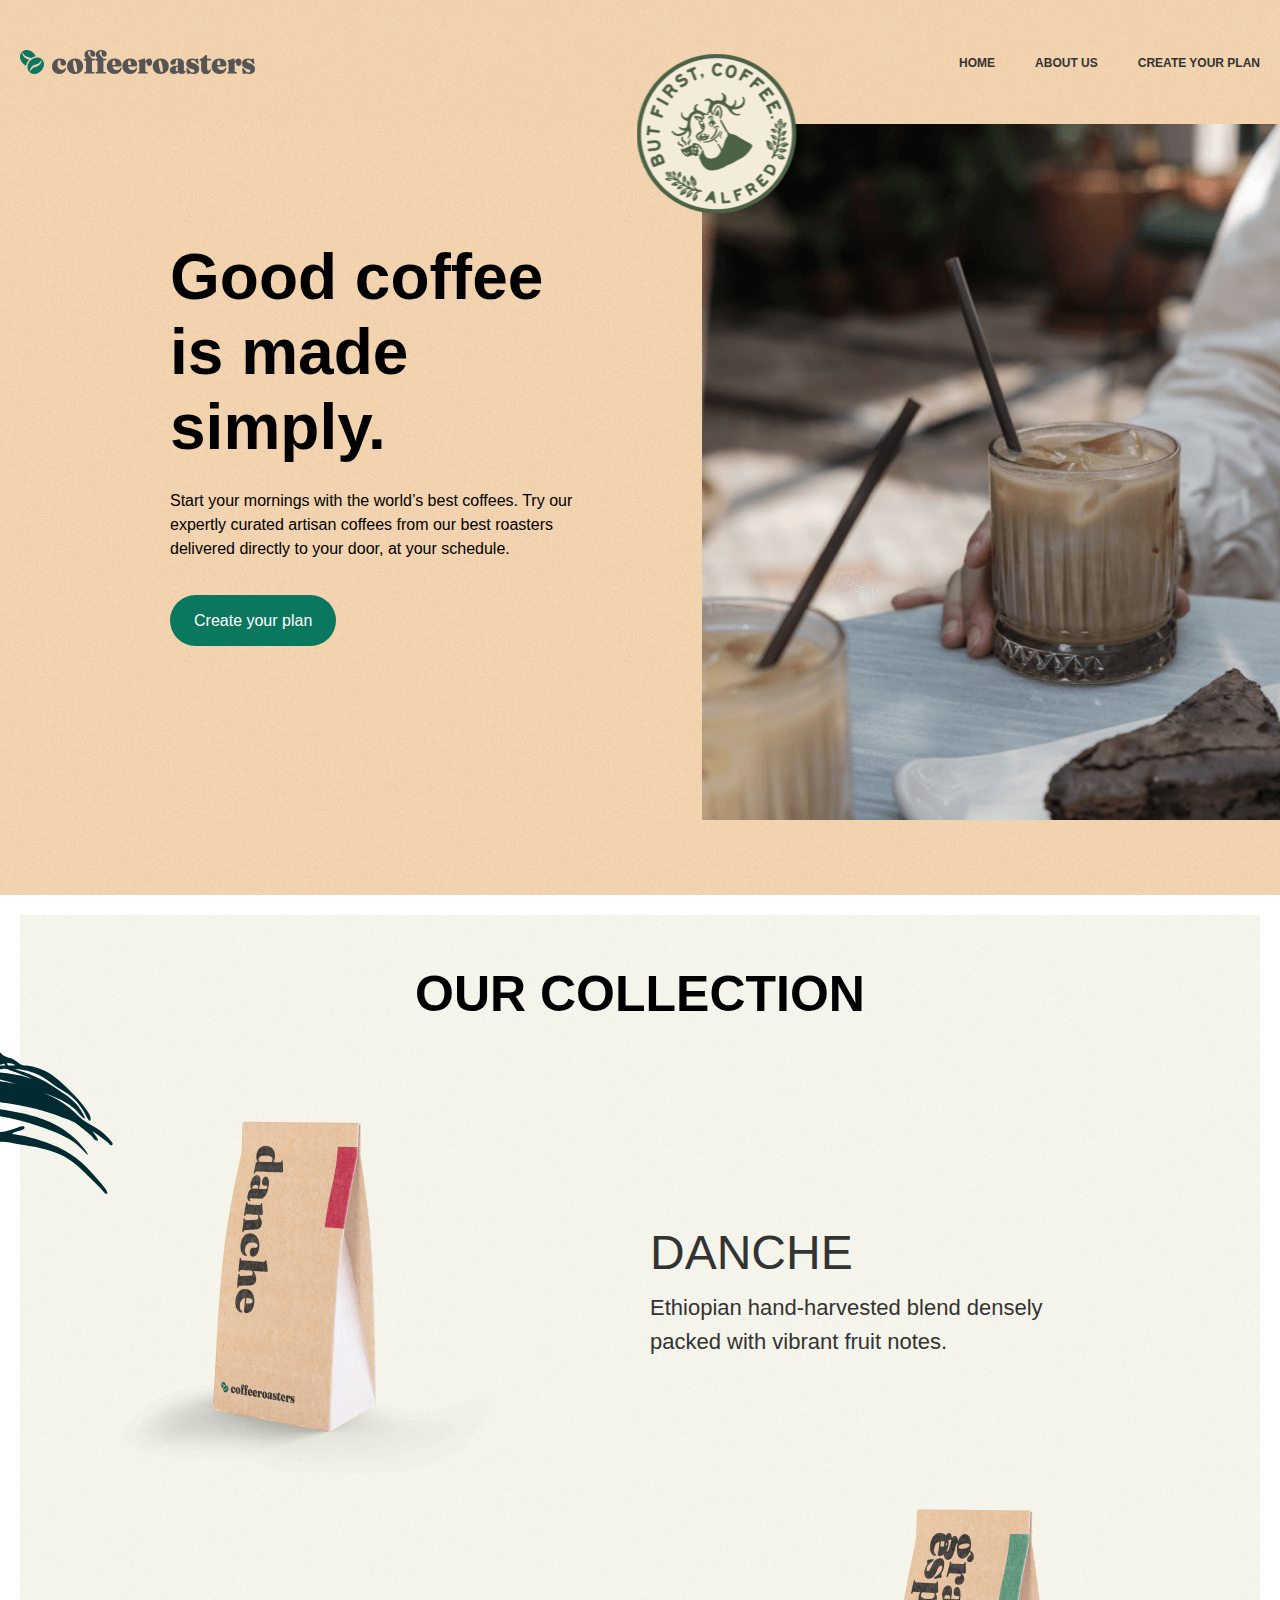
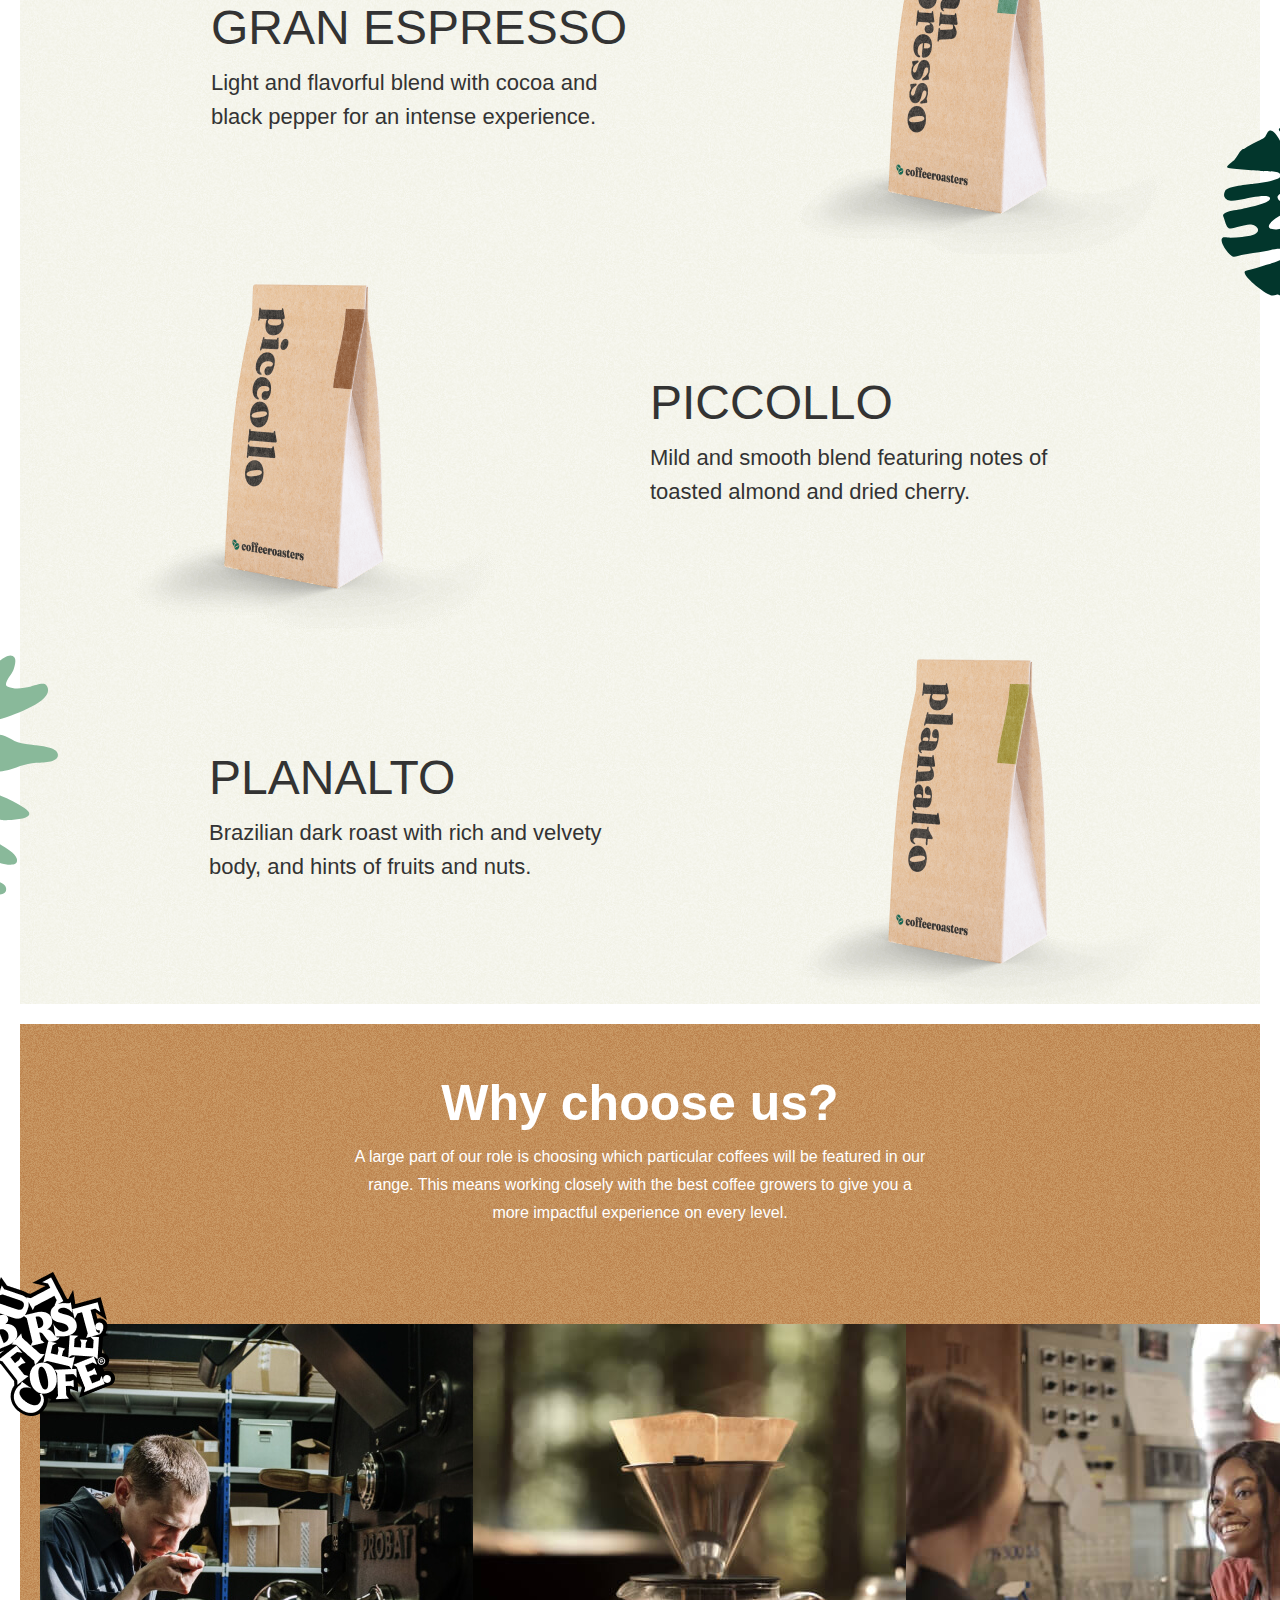
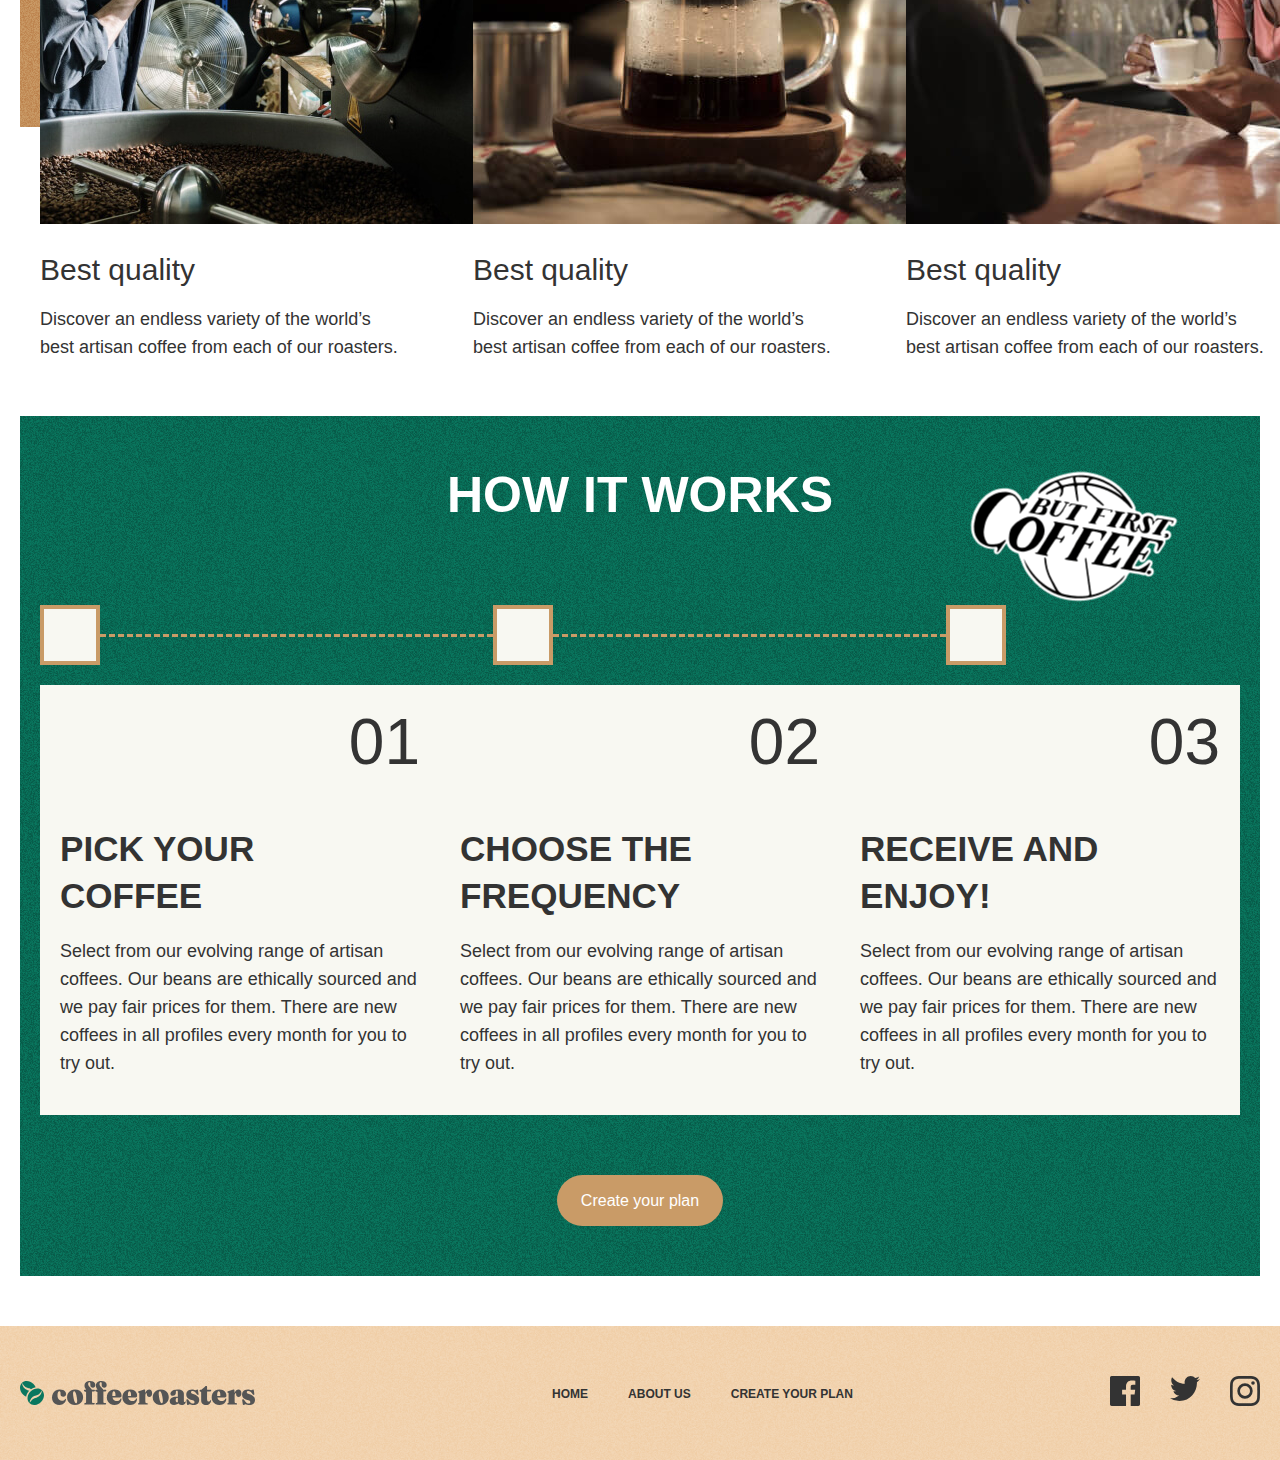
<file: index.html>
<!DOCTYPE html>
<html lang="en">
<head>
  <meta charset="UTF-8">
  <meta http-equiv="X-UA-Compatible" content="IE=edge">
  <meta name="viewport" content="width=device-width, initial-scale=1.0">
  <title>Coffeeroasters</title>
  <link rel="stylesheet" href="./css/main.min.css">
  <!-- <link rel="stylesheet" href="./css/main.css"> -->
</head>
<body>
  <header class="site-header">
    <div class="container">
      <div class="header-inner">
      <a class="logo" href="./index.html">
        <img src="./images/logo.svg" alt="">
      </a>
      <nav>
        <ul class="nav-list">
          <li class="nav-item">
            <a  class="nav-link" href="./index.html">HOME</a>
          </li>
          <li class="nav-item">
            <a class="nav-link" href="./aboutus.html" >ABOUT US</a>
          </li>
          <li class="nav-item">
            <a class="nav-link" href="#" >CREATE YOUR PLAN</a>
          </li>
        </ul>
      </nav>
    </div>
    </div>
  </header>
  <main>
    <section class="hero">
      <div class="container">
       <div class="barner-group">
        <div class="banner">
          <h1 class="title">Good coffee<br/>
            is made simply.</h1>
          <p class="text">Start your mornings with the world’s best coffees. Try our expertly curated artisan coffees from our best roasters delivered directly to your door, at your schedule.</p>
          <button class="btn grey" type="button">Create your plan</button>
        </div>
        <div class="img">
      </div>
       </div>
      </div>
    </section>
    <section class="intro">
      <div class="images">
        <div class="container">
           <h2 class="collection-title">our collection</h2>
           <ul class="card-list">
            <li class="card-item">
              <div class="coffe-img"></div>
              <div class="texts">
                <h3 class="coffe-title">Danche</h3>              
                <p class="coffe-text">Ethiopian hand-harvested blend densely packed with vibrant fruit notes.</p>              
              </div>
            </li>  
            <li class="card-item">
              <div class="coffe-img"></div>
              <div class="texts">
                <h3 class="coffe-title">Gran Espresso</h3>              
                <p class="coffe-text">Light and flavorful blend with cocoa and black pepper for an intense experience.</p>              
              </div>
            </li>   
            <li class="card-item">
              <div class="coffe-img"></div>
              <div class="texts">
                <h3 class="coffe-title">Piccollo</h3>              
                <p class="coffe-text">Mild and smooth blend featuring notes of toasted almond and dried cherry.</p>              
              </div>
            </li>  
             <li class="card-item">
              <div class="coffe-img"></div>
              <div class="texts">
                <h3 class="coffe-title">Planalto</h3>              
                <p class="coffe-text">Brazilian dark roast with rich and velvety body, and hints of fruits and nuts.</p>              
              </div>
            </li> 
           </ul>
        </div>
      </div>
    </section>
    <section class="why-choose">
      <div class="why-choose-inner">
        <div class="container">
          <div class="choose-card">
          <div class="content">
            <h2 class="content-title">Why choose us?</h2>
            <p class="content-text">A large part of our role is choosing which particular coffees will be featured 
              in our range. This means working closely with the best coffee growers to give 
              you a more impactful experience on every level.</p>
            
          </div>
            <ul class="choose-list">
              <li class="choose-item">
                <img src="./images/choose-img-1.jpg" srcset="./images/choose-img-1.jpg 1x, ./images/choose-img-1@2x.jpg 2x" alt="choose1">
                <div class="choose-content">
                  <h3 class="choose-content-title">Best quality</h3>
                  <p class="choose-content-text">Discover an endless variety of the world’s best artisan coffee from each of our roasters.</p>
                </div>
              </li>
              <li class="choose-item">
                <img src="./images/choose-img-2.jpg" srcset="./images/choose-img-2.jpg 1x, ./images/choose-img-2@2x.jpg 2x" alt="choose1">
                <div class="choose-content">
                  <h3 class="choose-content-title">Best quality</h3>
                  <p class="choose-content-text">Discover an endless variety of the world’s best artisan coffee from each of our roasters.</p>
                </div>
              </li>  
              <li class="choose-item">
                <img src="./images/choose-img-3.jpg" srcset="./images/choose-img-3.jpg 1x, ./images/choose-img-3@2x.jpg 2x" alt="choose1">
                <div class="choose-content">
                  <h3 class="choose-content-title">Best quality</h3>
                  <p class="choose-content-text">Discover an endless variety of the world’s best artisan coffee from each of our roasters.</p>
                </div>
              </li>
            </ul>
          </div>
        </div>
      </div>
    </section>
    <section class="how-it-works">
      <div class="how-it-works-inner">
        <div class="container">
          <div class="how-it-works-inner-card">
             <h2 class="how-it-works-title">How it works</h2>

             <div class="card-decaration">
              <div class="card-decaration-box">
                <span class="cubic"></span>
                <span class="border"></span>
              </div>
              <div class="card-decaration-box">
                <span class="cubic"></span>
                <span class="border"></span>
              </div>
              <div class="card-decaration-box cubic-right">
                <span class="cubic"></span>
              </div>
             </div>

             <ol class="works-list">
              <li class="works-item">
                <p class="works-number">01</p>
                <div class="works-title">
                  <h3 >Pick your coffee</h3>  
                </div>
                <p class="works-text">Select from our evolving range of artisan coffees. Our beans are ethically sourced and we pay fair prices for them. There are new coffees in all profiles every month for you to try out.</p>
              </li>
              <li class="works-item">
                <p class="works-number">02</p>
                <div class="works-title">
                  <h3 >Choose the frequency</h3>  
                </div>
                <p class="works-text">Select from our evolving range of artisan coffees. Our beans are ethically sourced and we pay fair prices for them. There are new coffees in all profiles every month for you to try out.</p>
              </li>
              <li class="works-item">
                <p class="works-number">03</p>
                <div class="works-title">
                  <h3 >Receive and enjoy!</h3>  
                </div>
                <p class="works-text">Select from our evolving range of artisan coffees. Our beans are ethically sourced and we pay fair prices for them. There are new coffees in all profiles every month for you to try out.</p>
              </li>
             </ol>  
             <div class="btn-group">
              <button type="button" class="btn btn-yellow">Create your plan</button>
             </div>
          </div>
        </div>
      </div>
    </section>
  </main>
  <footer class="site-header">
    <div class="container">
      <div class="header-inner">
      <a class="logo" href="./index.html">
        <img src="./images/logo.svg" alt="">
      </a>
      <nav>
        <ul class="nav-list">
          <li class="nav-item">
            <a  class="nav-link" href="./index.html">HOME</a>
          </li>
          <li class="nav-item">
            <a class="nav-link" href="./aboutus.html" >ABOUT US</a>
          </li>
          <li class="nav-item">
            <a class="nav-link" href="#" >CREATE YOUR PLAN</a>
          </li>
        </ul>
      </nav>
      <ul class="icon-grop">
        <li>
          <a href="#" target="blank" class="fasebook"><img src="./images/Path (1).svg" alt="fasebook"></a>
        </li>
        <li>
          <a href="#" target="blank" class="tviter"><img src="./images/Path.svg" alt="tviter"></a>
        </li>
        <li>
          <a href="#" target="blank" class="instagram"><img src="./images/Shape.svg" alt="instagram"></a>
        </li>
      </ul>
    </div>
    </div>
  </footer>
  <div class="modal">
    <div class="card-modal">
      <div class="card-header">
        <h2 class="modal-title">order Summary</h2>
      </div>
      <div class="card-section">
        <strong class="modal-strong">“I drink my coffee as  <strong>Filter</strong>, with a <strong>Decaf</strong> type of bean. <strong>250g</strong> ground ala <strong>Cafetiére</strong>, sent to me <strong>Every Week.</strong>  ”</strong>
        <p class="modal-text">Is this correct? You can proceed to checkout or go back to plan selection if something is off. Subscription discount codes can also be redeemed at the checkout. </p>
      </div>
      <div class="card-footer">
        <strong class="sum-text">$14.00/ mo</strong>  <button type="button" class="btn grey close-btn">Checkout</button>
      </div>
    </div>
  </div>
  <script src="./main.js"></script>
</body>
</html>
</file>
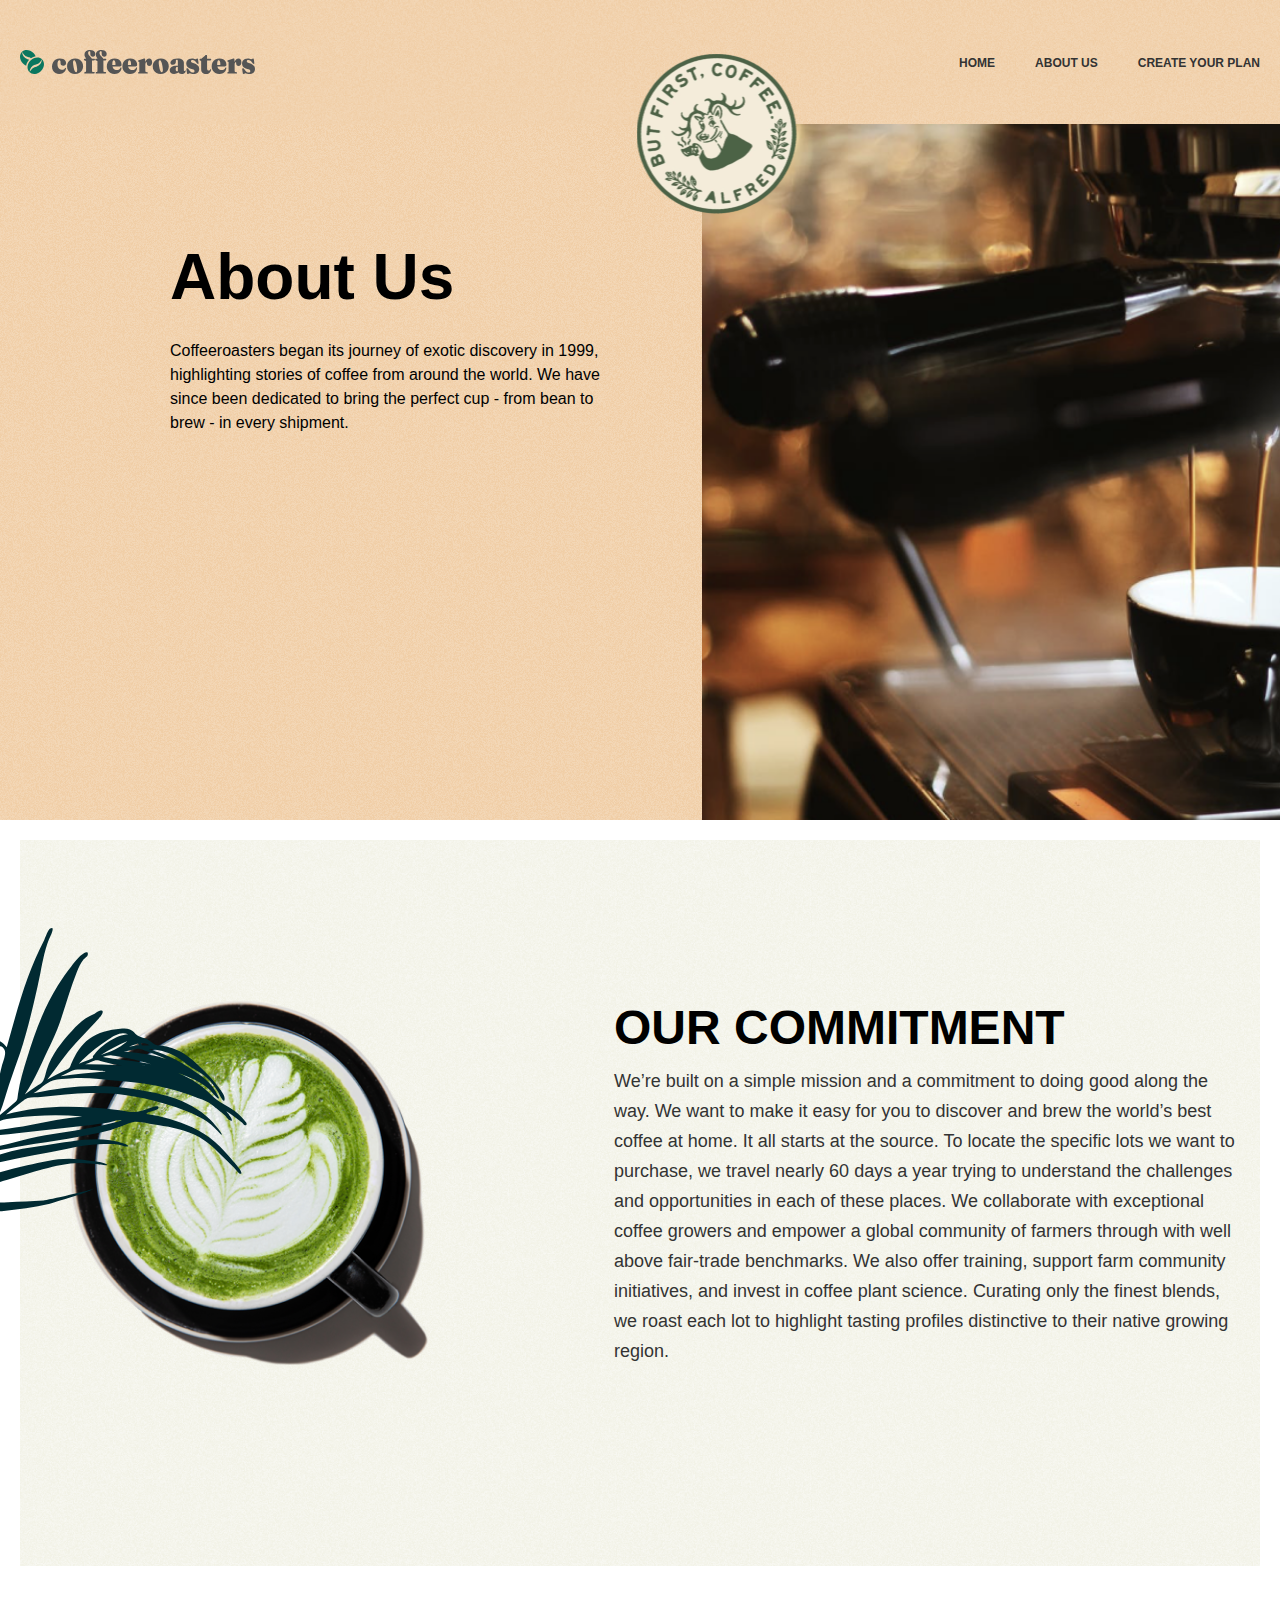
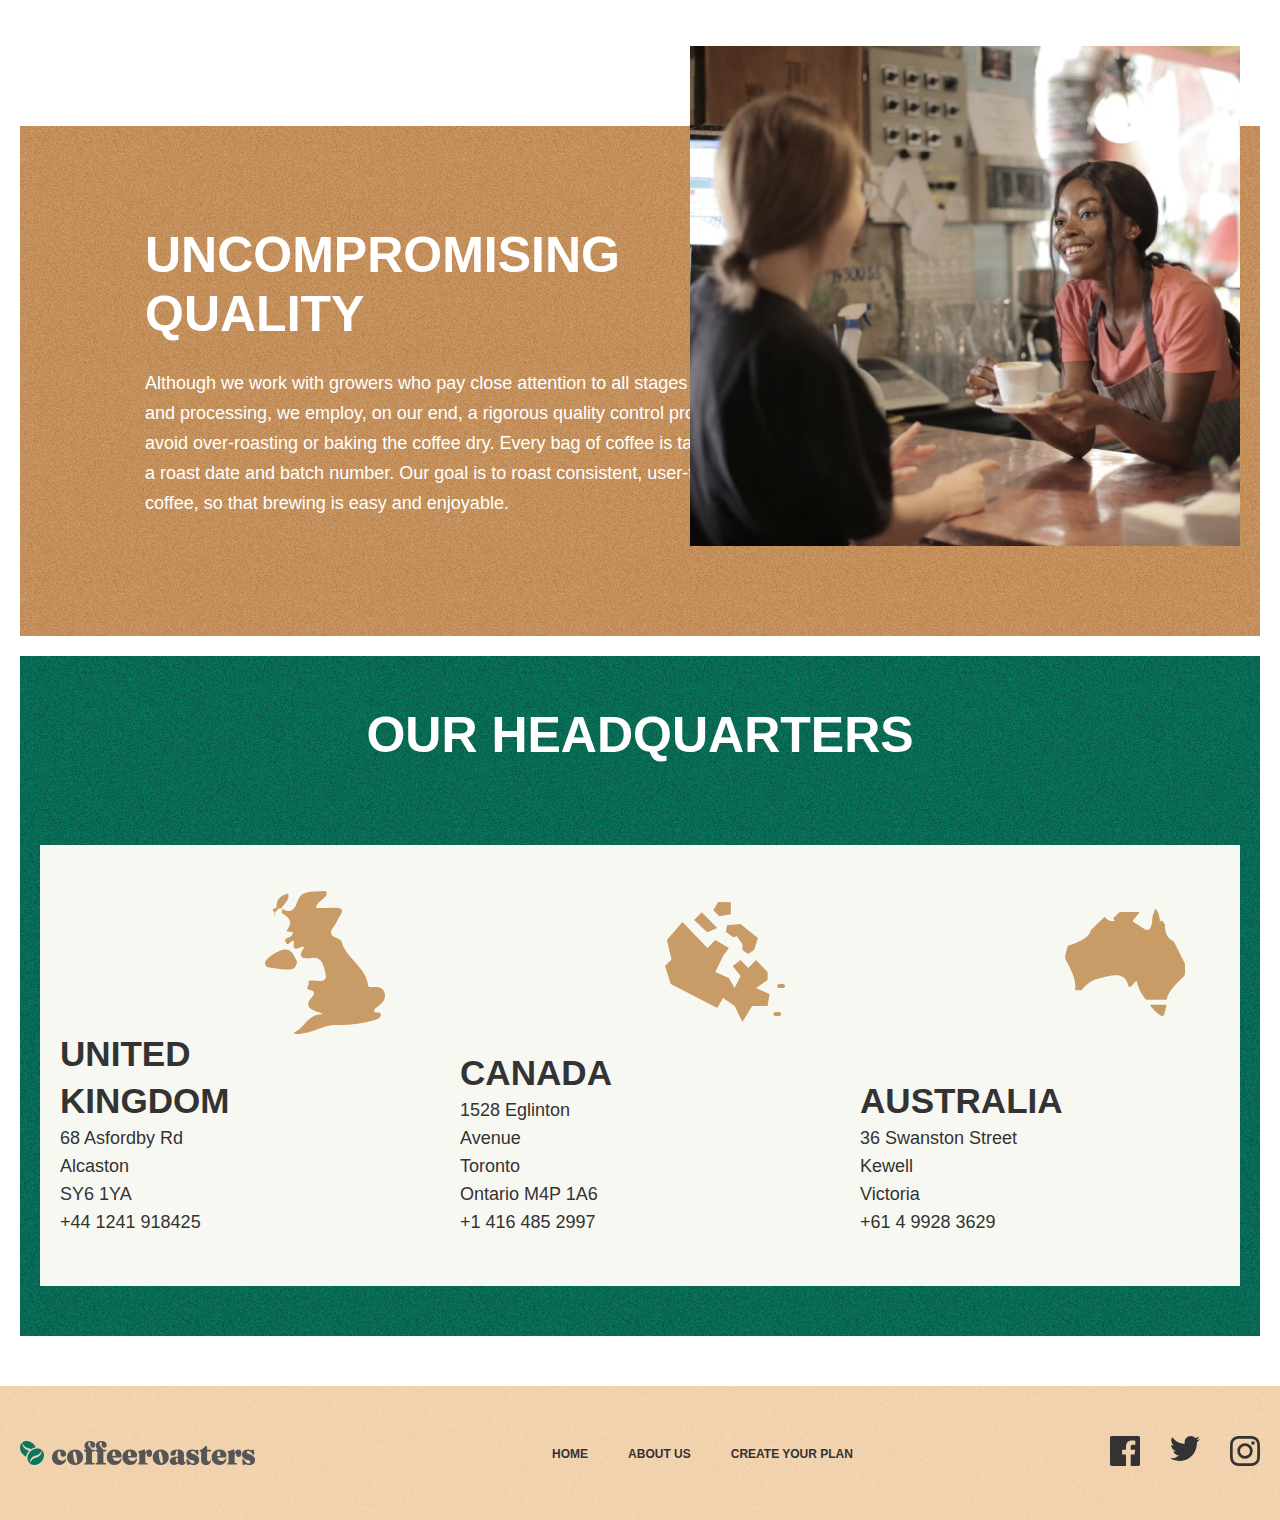
<file: aboutus.html>
<!DOCTYPE html>
<html lang="en">
<head>
  <meta charset="UTF-8">
  <meta http-equiv="X-UA-Compatible" content="IE=edge">
  <meta name="viewport" content="width=device-width, initial-scale=1.0">
  <title>Coffeeroasters</title>
  <link rel="stylesheet" href="./css/main.min.css">
  <!-- <link rel="stylesheet" href="./css/main.css"> -->
</head>
<body>
  <header class="site-header">
    <div class="container">
      <div class="header-inner">
      <a class="logo" href="./index.html">
        <img src="./images/logo.svg" alt="">
      </a>
      <nav>
        <ul class="nav-list">
          <li class="nav-item">
            <a  class="nav-link" href="./index.html">HOME</a>
          </li>
          <li class="nav-item">
            <a class="nav-link" href="./aboutus.html" >ABOUT US</a>
          </li>
          <li class="nav-item">
            <a class="nav-link" href="#" >CREATE YOUR PLAN</a>
          </li>
        </ul>
      </nav>
    </div>
    </div>
  </header>
  <main>
    <section class="hero">
      <div class="container">
       <div class="barner-group">
        <div class="banner">
          <h1 class="title">About Us</h1>
          <p class="text">Coffeeroasters began its journey of exotic discovery in 1999, highlighting stories of coffee from around the world. We have since been dedicated to bring the perfect cup - from bean to brew - in every shipment.</p>
         
        </div>
        <div class="img about-img">
      </div>
       </div>
      </div>
    </section>
    <section class="intro">
      <div class="images chit">
        <div class="container">
        
            <div class="card-cit">
              <div class="coffe-chit-img"></div>
              <div class="texts about-texts">
                <h3 class="coffe-title about-title">Our commitment</h3>              
                <p class="coffe-text about-text">We’re built on a simple mission and a commitment to doing good along the way. We want to make it easy for you to discover and brew the world’s best coffee at home. It all starts at the source. To locate the specific lots we want to purchase, we travel nearly 60 days a year trying to understand the challenges and opportunities in each of these places. We collaborate with exceptional coffee growers and empower a global community of farmers through with well above fair-trade benchmarks. We also offer training, support farm community initiatives, and invest in coffee plant science. Curating only the finest blends, we roast each lot to highlight tasting profiles distinctive to their native growing region.</p>              
              </div>
            </div>  
        </div>
      </div>
    </section>
    <section class="why-choose">
      <div class="why-choose-inner">
        <div class="container">
          <div class="cuality-card">
          <div class="cuality-content">
            <h2 class="cuality-title">Uncompromising quality</h2>
            <p class="cuality-text">Although we work with growers who pay close attention to all stages of harvest and processing, we employ, on our end, a rigorous quality control program to avoid over-roasting or baking the coffee dry. Every bag of coffee is tagged with a roast date and batch number. Our goal is to roast consistent, user-friendly coffee, so that brewing is easy and enjoyable.</p>
          </div>
          <img class="cuality-img" src="./images/about-img/guests.png" height="500" width="550" srcset="./images/about-img/guests.png 1x, ./images/about-img/guests@2.png 2x" alt="guests ">
          </div>
        </div>
      </div>
    </section>
    <section class="how-it-works">
      <div class="headquarters-inner">
        <div class="container">
          <div class="headquarters-inner-card">
             <h2 class="how-it-works-title">Our headquarters</h2>

        

             <ul class="works-list">
              <li class="works-item">
                
                <div class="works-title">
                  <h3 >United Kingdom</h3>  
                  <p class="works-text">68  Asfordby Rd<br/>
                    Alcaston<br/>
                    SY6 1YA<br/>
                    +44 1241 918425</p>
                </div>
              </li>
              <li class="works-item">
 
                <div class="works-title">
                  <h3 >Canada</h3>  
                  <p class="works-text">1528  Eglinton Avenue<br/>
                    Toronto<br/>
                    Ontario M4P 1A6<br/>
                    +1 416 485 2997</p>
                </div>
              </li>
              <li class="works-item">
    
                <div class="works-title">
                  <h3 >Australia</h3>  
                  <p class="works-text">36 Swanston Street<br/>
                    Kewell<br/>
                    Victoria<br/>
                    +61 4 9928 3629</p>
                </div>
              </li>
             </ul>  

          </div>
        </div>
      </div>
    </section>
  </main>
  <footer class="site-header">
    <div class="container">
      <div class="header-inner">
      <a class="logo" href="./index.html">
        <img src="./images/logo.svg" alt="">
      </a>
      <nav>
        <ul class="nav-list">
          <li class="nav-item">
            <a  class="nav-link" href="./index.html">HOME</a>
          </li>
          <li class="nav-item">
            <a class="nav-link" href="./aboutus.html" >ABOUT US</a>
          </li>
          <li class="nav-item">
            <a class="nav-link" href="#" >CREATE YOUR PLAN</a>
          </li>
        </ul>
      </nav>
      <ul class="icon-grop">
        <li>
          <a href="#" target="blank" class="fasebook"><img src="./images/Path (1).svg" alt="fasebook"></a>
        </li>
        <li>
          <a href="#" target="blank" class="tviter"><img src="./images/Path.svg" alt="tviter"></a>
        </li>
        <li>
          <a href="#" target="blank" class="instagram"><img src="./images/Shape.svg" alt="instagram"></a>
        </li>
      </ul>
    </div>
    </div>
  </footer>
</body>
</html>
</file>
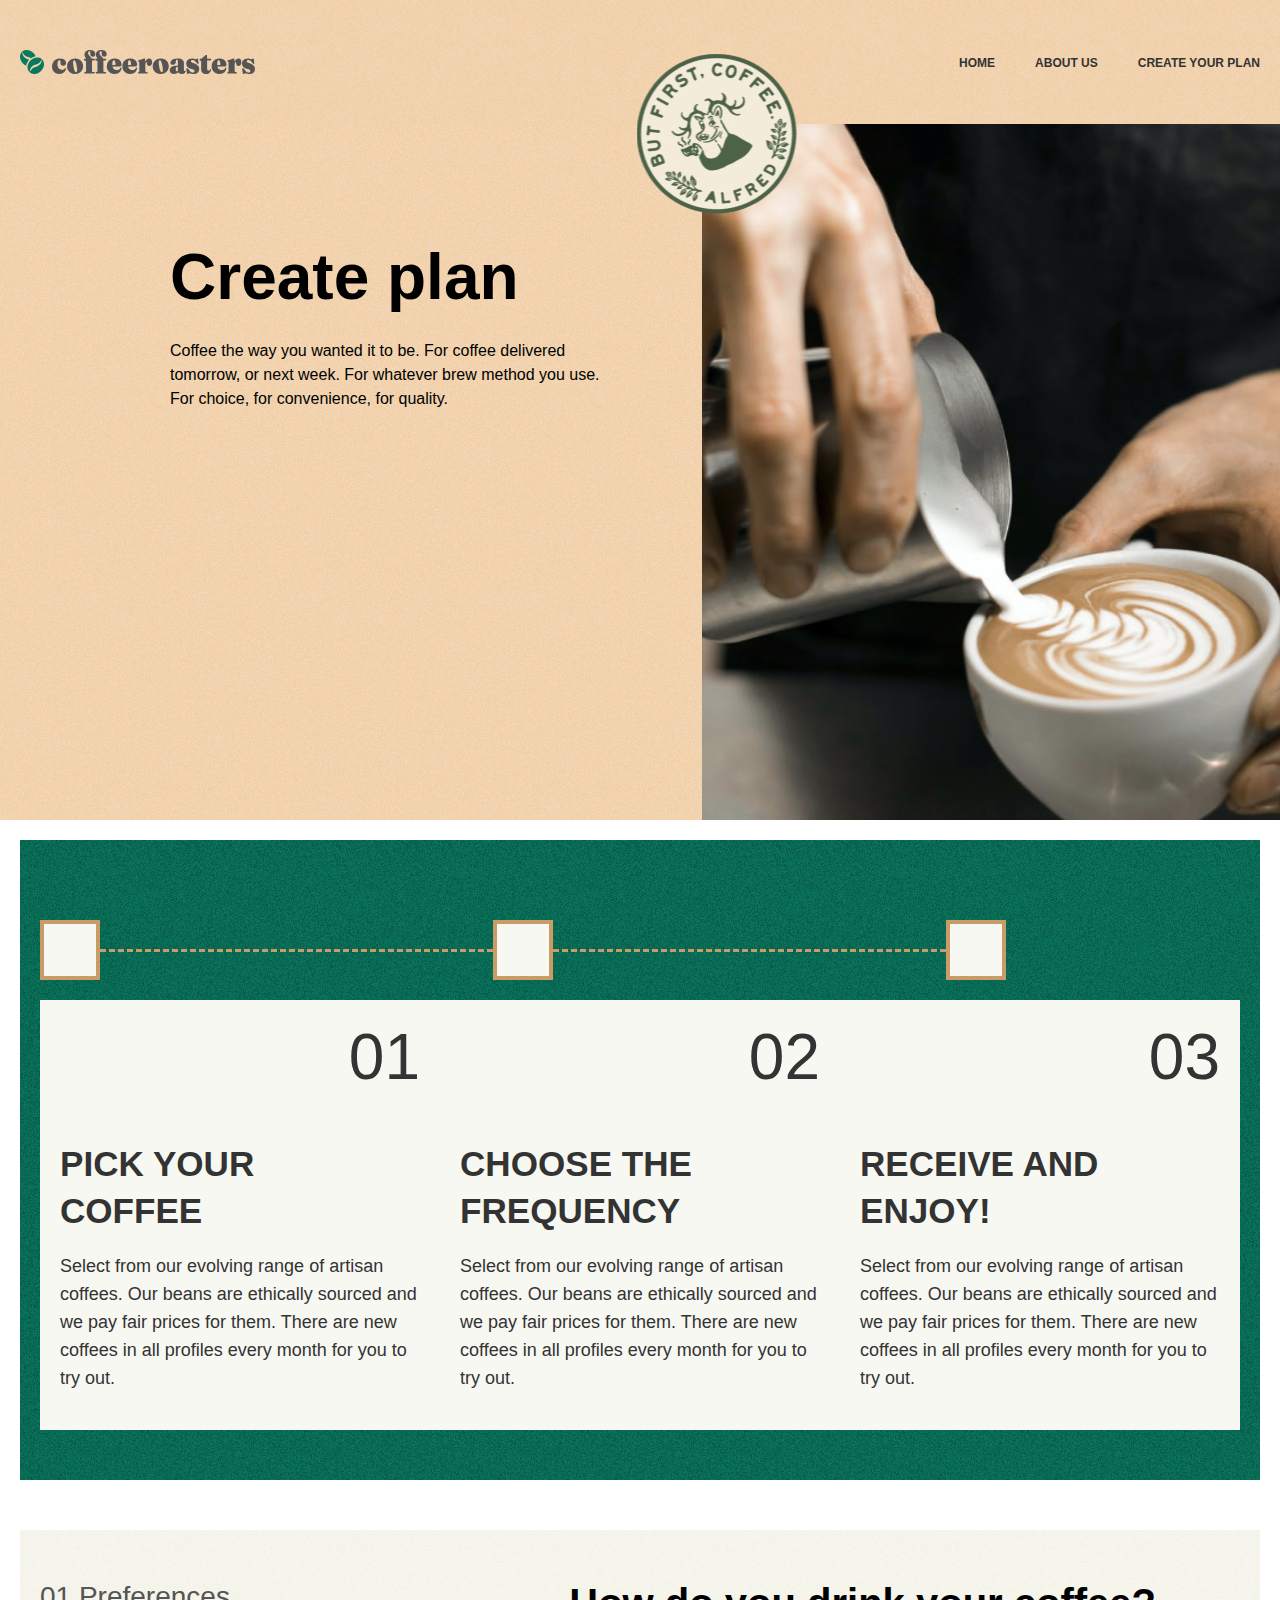
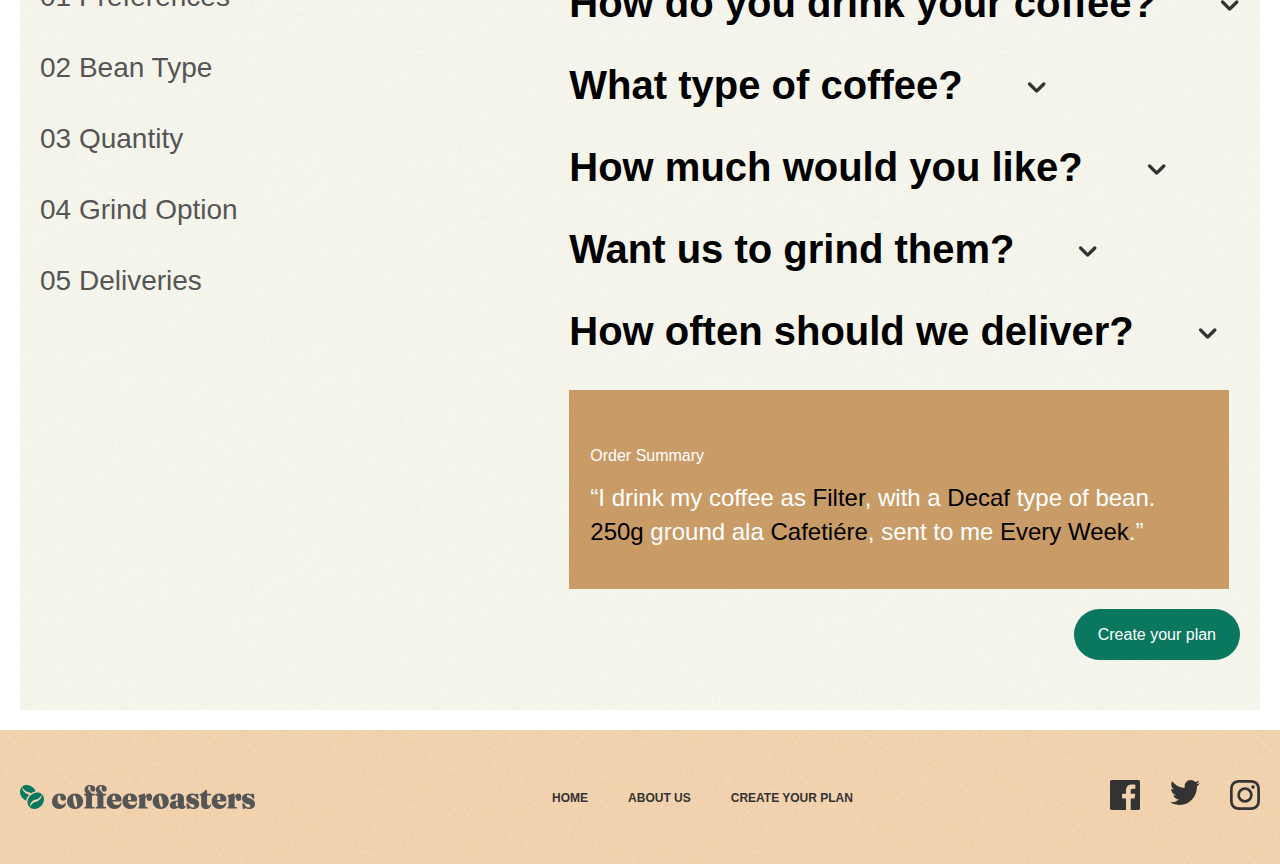
<file: сreatpelan.html>
<!DOCTYPE html>
<html lang="en">
<head>
  <meta charset="UTF-8">
  <meta http-equiv="X-UA-Compatible" content="IE=edge">
  <meta name="viewport" content="width=device-width, initial-scale=1.0">
  <title>Coffeeroasters</title>

  <!-- <link rel="stylesheet" href="./css/main.css"> -->
  <link rel="stylesheet" href="./css/main.min.css">
</head>
<body>
  <header class="site-header">
    <div class="container">
      <div class="header-inner">
      <a class="logo" href="./index.html">
        <img src="./images/logo.svg" alt="">
      </a>
      <nav>
        <ul class="nav-list">
          <li class="nav-item">
            <a  class="nav-link" href="./index.html">HOME</a>
          </li>
          <li class="nav-item">
            <a class="nav-link" href="./aboutus.html" >ABOUT US</a>
          </li>
          <li class="nav-item">
            <a class="nav-link" href="./сreatpelan.html" >CREATE YOUR PLAN</a>
          </li>
        </ul>
      </nav>
    </div>
    </div>
  </header>
  <main>
    <section class="hero">
      <div class="container">
       <div class="barner-group">
        <div class="banner">
          <h1 class="title">Create plan</h1>
          <p class="text">Coffee the way you wanted it to be. For coffee delivered tomorrow, or next week. For whatever brew method you use. For choice, for convenience, for quality.</p>

        </div>
        <div class="img banner-img">
      </div>
       </div>
      </div>
    </section>
    <section class="how-it-works">
      <div class="how-it-works-inner pick-your-coffee">
        <div class="container">
          <div class="how-it-works-inner-card">

             <div class="card-decaration">
              <div class="card-decaration-box">
                <span class="cubic"></span>
                <span class="border"></span>
              </div>
              <div class="card-decaration-box">
                <span class="cubic"></span>
                <span class="border"></span>
              </div>
              <div class="card-decaration-box cubic-right">
                <span class="cubic"></span>
              </div>
             </div>

             <ol class="works-list">
              <li class="works-item">
                <p class="works-number">01</p>
                <div class="works-title">
                  <h3 >Pick your coffee</h3>  
                </div>
                <p class="works-text">Select from our evolving range of artisan coffees. Our beans are ethically sourced and we pay fair prices for them. There are new coffees in all profiles every month for you to try out.</p>
              </li>
              <li class="works-item">
                <p class="works-number">02</p>
                <div class="works-title">
                  <h3 >Choose the frequency</h3>  
                </div>
                <p class="works-text">Select from our evolving range of artisan coffees. Our beans are ethically sourced and we pay fair prices for them. There are new coffees in all profiles every month for you to try out.</p>
              </li>
              <li class="works-item">
                <p class="works-number">03</p>
                <div class="works-title">
                  <h3 >Receive and enjoy!</h3>  
                </div>
                <p class="works-text">Select from our evolving range of artisan coffees. Our beans are ethically sourced and we pay fair prices for them. There are new coffees in all profiles every month for you to try out.</p>
              </li>
             </ol>  

          </div>
        </div>
      </div>
    </section>
    <section class="intro">
      <h2 class="visually-hidden">create me plan</h2>
      <div class="images">
        <div class="container">
           <div class="create-me-plan">
            <div class="links">
              <ol class="list list-img">
                <li class="list-item">
                  <a href="#" class="list-link link1">01 Preferences</a>
                </li>
                <li class="list-item">
                  <a href="#" class="list-link link2">02 Bean Type</a>
                </li>
                <li class="list-item">
                  <a href="#" class="list-link link3">03 Quantity</a>
                </li>
                <li class="list-item">
                  <a href="#" class="list-link link4">04 Grind Option</a>
                </li>
                <li class="list-item">
                  <a href="#" class="list-link link5">05 Deliveries</a>
                </li>
              </ol>
            </div>

            <div class="dropdown-group">
            <form class="form" action="https://echo.htmlacademy.ru/courses" method="post" autocomplete="off">
              <ul class="list">
                <li class="list-item">
                 <button type="button"  class="btn-dropdown">How do you drink your coffee?</button>
                   <div class="radio-group">
                    <label>
                      <input class="visually-hidden" name="drink-coffe" type="radio">
                      <span class="card-box"> 
                       <span class="box-title">Capsule</span>
                       <span class="box-text">Compatible with Nespresso systems and similar brewers</span>
                      </span>
                    </label>
                    <label>
                      <input class="visually-hidden" name="drink-coffe" type="radio">
                      <span class="card-box"> 
                       <span class="box-title">Filter</span>
                       <span class="box-text">For pour over or drip methods like Aeropress, Chemex, and V60</span>
                      </span>
                    </label>
                    <label>
                      <input class="visually-hidden" name="drink-coffe" type="radio">
                      <span class="card-box"> 
                       <span class="box-title">Espresso</span>
                       <span class="box-text">Dense and finely ground beans for an intense, flavorful experience</span>
                      </span>
                    </label>
                   </div>
                  
                </li>
                <li class="list-item">
                  <button type="button"  class="btn-dropdown btn-dropdown1">What type of coffee?</button>
                    <div class="radio-group radio-group1">
                     <label>
                       <input class="visually-hidden" name="type-of-coffee" type="radio">
                       <span class="card-box"> 
                        <span class="box-title">Single Origin</span>
                        <span class="box-text">Distinct, high quality coffee from a specific family-owned farm</span>
                       </span>
                     </label>
                     <label>
                       <input class="visually-hidden" name="type-of-coffee" type="radio">
                       <span class="card-box"> 
                        <span class="box-title">Decaf</span>
                        <span class="box-text">Just like regular coffee, except the caffeine has been removed</span>
                       </span>
                     </label>
                     <label>
                       <input class="visually-hidden" name="type-of-coffee" type="radio">
                       <span class="card-box"> 
                        <span class="box-title">Blended</span>
                        <span class="box-text">Combination of two or three dark roasted beans of organic coffees</span>
                       </span>
                     </label>
                    </div>
                   
                 </li>  
                 <li class="list-item">
                  <button type="button"  class="btn-dropdown btn-dropdown2">How much would you like?</button>
                    <div class="radio-group radio-group2">
                     <label>
                       <input class="visually-hidden" name="would-you-like" type="radio">
                       <span class="card-box"> 
                        <span class="box-title">250g</span>
                        <span class="box-text">Perfect for the solo drinker. Yields about 12 delicious cups.</span>
                       </span>
                     </label>
                     <label>
                       <input class="visually-hidden" name="would-you-like" type="radio">
                       <span class="card-box"> 
                        <span class="box-title">500g</span>
                        <span class="box-text">Perfect option for a couple. Yields about 40 delectable cups.</span>
                       </span>
                     </label>
                     <label>
                       <input class="visually-hidden" name="would-you-like" type="radio">
                       <span class="card-box"> 
                        <span class="box-title">1000g</span>
                        <span class="box-text">Perfect for offices and events. Yields about 90 delightful cups.</span>
                       </span>
                     </label>
                    </div>
                   
                 </li>  
                 <li class="list-item">
                  <button type="button"  class="btn-dropdown btn-dropdown3">Want us to grind them?</button>
                    <div class="radio-group radio-group3">
                     <label>
                       <input class="visually-hidden" name="grind-them" type="radio">
                       <span class="card-box"> 
                        <span class="box-title">Wholebean</span>
                        <span class="box-text">Best choice if you cherish the full sensory experience</span>
                       </span>
                     </label>
                     <label>
                       <input class="visually-hidden" name="grind-them" type="radio">
                       <span class="card-box"> 
                        <span class="box-title">Filter</span>
                        <span class="box-text">For drip or pour-over coffee methods such as V60 or Aeropress</span>
                       </span>
                     </label>
                     <label>
                       <input class="visually-hidden" name="grind-them" type="radio">
                       <span class="card-box"> 
                        <span class="box-title">Cafetiére</span>
                        <span class="box-text">Course ground beans specially suited for french press coffee</span>
                       </span>
                     </label>
                    </div>
                   
                 </li>  
                 <li class="list-item">
                  <button type="button"  class="btn-dropdown btn-dropdown4">How often should we deliver?</button>
                    <div class="radio-group radio-group4">
                     <label>
                       <input class="visually-hidden" name="should-we-deliver" type="radio">
                       <span class="card-box"> 
                        <span class="box-title">Every week</span>
                        <span class="box-text">$7.20 per shipment. Includes free first-class shipping.</span>
                       </span>
                     </label>
                     <label>
                       <input class="visually-hidden" name="should-we-deliver" type="radio">
                       <span class="card-box"> 
                        <span class="box-title">Every 2 weeks</span>
                        <span class="box-text">$9.60 per shipment. Includes free priority shipping.</span>
                       </span>
                     </label>
                     <label>
                       <input class="visually-hidden" name="should-we-deliver" type="radio">
                       <span class="card-box"> 
                        <span class="box-title">Every month</span>
                        <span class="box-text">$12.00 per shipment. Includes free priority shipping.</span>
                       </span>
                     </label>
                    </div>
                   
                 </li>
                
              </ul>
              <div class="cards">
                <p class="cards-title">Order Summary</p>
                <strong class="cards-text">“I drink my coffee as <span>Filter</span>, with a <span>Decaf</span> type of bean. <span>250g </span> ground ala <span>Cafetiére</span>, sent to me <span>Every Week</span>.”</strong>
              </div>
              <div class="btn-group button-group">
                <button type="submit" class="btn grey" type="button">Create your plan</button>
              </div>
            </form>
            </div>
           </div>  
      
        </div>
      </div>
    </section>

   
  </main>
  <footer class="site-header">
    <div class="container">
      <div class="header-inner">
      <a class="logo" href="./index.html">
        <img src="./images/logo.svg" alt="">
      </a>
      <nav>
        <ul class="nav-list">
          <li class="nav-item">
            <a  class="nav-link" href="./index.html">HOME</a>
          </li>
          <li class="nav-item">
            <a class="nav-link" href="./aboutus.html" >ABOUT US</a>
          </li>
          <li class="nav-item">
            <a class="nav-link" href="./сreatpelan.html" >CREATE YOUR PLAN</a>
          </li>
        </ul>
      </nav>
      <ul class="icon-grop">
        <li>
          <a href="#" target="blank" class="fasebook"><img src="./images/Path(1).svg" alt="fasebook"></a>
        </li>
        <li>
          <a href="#" target="blank" class="tviter"><img src="./images/Path.svg" alt="tviter"></a>
        </li>
        <li>
          <a href="#" target="blank" class="instagram"><img src="./images/Shape.svg" alt="instagram"></a>
        </li>
      </ul>
    </div>
    </div>
  </footer>
  <div class="modal">
    <div class="card-modal">
      <div class="card-header">
        <h2 class="modal-title">order Summary</h2>
      </div>
      <div class="card-section">
        <strong class="modal-strong">“I drink my coffee as  <strong>Filter</strong>, with a <strong>Decaf</strong> type of bean. <strong>250g</strong> ground ala <strong>Cafetiére</strong>, sent to me <strong>Every Week.</strong>  ”</strong>
        <p class="modal-text">Is this correct? You can proceed to checkout or go back to plan selection if something is off. Subscription discount codes can also be redeemed at the checkout. </p>
      </div>
      <div class="card-footer">
        <strong class="sum-text">$14.00/ mo</strong>  <button type="button" class="btn grey close-btn">Checkout</button>
      </div>
    </div>
  </div>
  <script src="./js/сreatpelan.js">
 


  </script>
</body>
</html>
</file>
<file: css/main.min.css>
/* normalize.css v8.0.1 | MIT License | github.com/necolas/normalize.css */button,hr,input{overflow:visible}progress,sub,sup{vertical-align:baseline}[type=checkbox],[type=radio],legend{box-sizing:border-box;padding:0}.hero,.site-header{background-image:url(../images/Group\ 3613.png)}.images,.img::before{background-position:center}.images,.img,.site-header{background-size:cover}.coffe-title,.collection-title,.cuality-title,.how-it-works-title,.modal-title,.works-title h3{text-transform:uppercase}.card-list,.choose-list,.icon-grop,.list,.nav-list,.works-list{list-style:none}input:checked+.card-box,input:checked+.card-box .box-text{background-color:#0a775f}html{line-height:1.15;-webkit-text-size-adjust:100%}details,main{display:block}h1{font-size:2em;margin:.67em 0}hr{box-sizing:content-box;height:0}code,kbd,pre,samp{font-family:monospace,monospace;font-size:1em}a{background-color:transparent;text-decoration:none;display:inline-block}abbr[title]{border-bottom:none;text-decoration:underline;text-decoration:underline dotted}b,strong{font-weight:bolder}small{font-size:80%}sub,sup{font-size:75%;line-height:0;position:relative}sub{bottom:-.25em}sup{top:-.5em}img{border-style:none;display:block}button,input,optgroup,select,textarea{font-family:inherit;font-size:100%;line-height:1.15;margin:0}button,select{text-transform:none}[type=button],[type=reset],[type=submit],button{-webkit-appearance:button}[type=button]::-moz-focus-inner,[type=reset]::-moz-focus-inner,[type=submit]::-moz-focus-inner,button::-moz-focus-inner{border-style:none;padding:0}[type=button]:-moz-focusring,[type=reset]:-moz-focusring,[type=submit]:-moz-focusring,button:-moz-focusring{outline:ButtonText dotted 1px}fieldset{padding:.35em .75em .625em}legend{color:inherit;display:table;max-width:100%;white-space:normal}textarea{overflow:auto}[type=number]::-webkit-inner-spin-button,[type=number]::-webkit-outer-spin-button{height:auto}[type=search]{-webkit-appearance:textfield;outline-offset:-2px}[type=search]::-webkit-search-decoration{-webkit-appearance:none}::-webkit-file-upload-button{-webkit-appearance:button;font:inherit}summary{display:list-item}.headquarters-inner .works-item:nth-child(3)::after,.pick-your-coffee .works-item:nth-child(3)::after,[hidden],template{display:none}.header-inner,.nav-list{display:-webkit-box;display:-ms-flexbox}:root{--main-text-color-black:#333333;--main-title-black:#555555;--main-text-color-white:#ffffff;--main-title-color-black:#000000;--main-btn-color-grey:#0A775F;--main-btn-color-yellow:#C99B67}@font-face{font-family:Roboto,Arial,sans-serif;font-style:normal;font-weight:400;src:url("../fonts/roboto-v30-latin-regular.woff2") format("woff2"),url("../fonts/roboto-v30-latin-regular.woff") format("woff")}@font-face{font-family:Roboto,Arial,sans-serif;font-style:normal;font-weight:500;src:url("../fonts/roboto-v30-latin-500.woff2") format("woff2"),url("../fonts/roboto-v30-latin-500.woff") format("woff")}@font-face{font-family:Roboto,Arial,sans-serif;font-style:normal;font-weight:700;src:url("../fonts/roboto-v30-latin-700.woff2") format("woff2"),url("../fonts/roboto-v30-latin-700.woff") format("woff")}*{-webkit-box-sizing:border-box;box-sizing:border-box}body{font-family:Roboto,Arial,sans-serif;margin:0;overflow-x:hidden}.visually-hidden{position:absolute;width:1px;height:1px;margin:-1px;border:0;padding:0;white-space:nowrap;clip-path:inset(100%);clip:rect(0 0 0 0);overflow:hidden}.card-item,.choose-card,.hero,.img{position:relative}.container{max-width:1380px;margin:0 auto;padding:0 20px}.header-inner{display:flex;-webkit-box-align:center;-ms-flex-align:center;align-items:center;-webkit-box-pack:justify;-ms-flex-pack:justify;justify-content:space-between;padding:50px 0}.nav-list{margin:0;padding:0;display:flex;-webkit-box-align:center;-ms-flex-align:center;align-items:center}.barner-group,.card-item{display:-webkit-box;display:-ms-flexbox}.nav-item{margin-left:40px}.nav-item:only-child{margin-left:0}.nav-link{font-weight:700;font-size:12px;line-height:14px;color:var(--main-text-color-black)}.img{width:710px;height:696px;bottom:0;right:-97px;z-index:0;background-image:url(../images/Rectangle\ 679.png)}.barner-group{display:flex}.img::before{position:absolute;width:160px;height:160px;content:"";background-image:url("../images/image\ 40.png");top:-10%;left:-10%}.card-item:first-child::before,.card-item:nth-child(4)::before{background-size:contain;background-position:left;width:450px;height:375px;position:absolute;background-repeat:no-repeat;content:""}.grey{background-color:var(--main-btn-color-grey)}.cubic,.works-item{background-color:#f8f8f2}.banner{width:472px;padding:116px 0 249px;margin-left:150px}.title{font-weight:700;font-size:64px;line-height:75px;color:var(--main-title-color-black);margin:0 0 24px}.btn,.text{font-size:16px}.text{font-weight:400;line-height:24px;margin:0 0 34px}.btn{cursor:pointer;padding:16px 24px;border-radius:100px;border:none;font-weight:500;line-height:19px;color:var(--main-text-color-white)}.images{padding:50px 0 0;margin:20px;background-image:url("../images/Group\ 3615.png");background-repeat:no-repeat}.collection-title{margin:0;text-align:center;font-weight:700;font-size:50px;line-height:59px;color:var(--main-title-color-black)}.coffe-text,.coffe-title{color:var(--main-text-color-black)}.card-list{margin-top:80px;padding:0}.card-item:first-child::before{background-image:url("../images/leaves2.svg");top:-42%;left:-31%}.card-item:nth-child(4)::before{background-image:url("../images/leaves3.svg");top:0;left:-39%}.card-item:nth-child(2)::after,.list-item:first-child .radio-group::before{background-image:url("../images/leaves4.svg"),url("../images/leaves1.svg")}.card-item:nth-child(2)::after{width:450px;height:375px;background-size:contain,250px;background-repeat:no-repeat;background-position:right,right 50px top 150px;content:"";position:absolute;bottom:-56%;right:-37%}.card-item:nth-child(2n){-webkit-box-orient:horizontal;-webkit-box-direction:reverse;-ms-flex-direction:row-reverse;flex-direction:row-reverse}.card-item:nth-child(2n) .coffe-img{margin-left:120px;margin-right:0}.card-item:nth-child(2n) .texts{margin-left:100px;margin-right:0}.card-item:nth-child(4) .coffe-img{margin-left:138px;margin-right:0}.card-item{display:flex;-webkit-box-align:center;-ms-flex-align:center;align-items:center;width:1114px;margin:0 auto}.card-decaration,.choose-list{display:-webkit-box;display:-ms-flexbox}.card-cit::before,.coffe-img,.coffe-img::before{width:450px;height:375px}.coffe-img{margin-right:117px}.coffe-img::before{content:"";display:block;background-image:url("../images/kopi4.png");background-size:cover}.card-item:nth-child(2) .coffe-img::before{background-image:url("../images/kopi1.png")}.card-item:nth-child(3) .coffe-img::before{background-image:url("../images/kopi3.png")}.card-item:nth-child(4) .coffe-img::before{background-image:url("../images/kopi2.png")}.texts{margin-right:100px}.coffe-title{margin:0 0 10px;font-weight:500;font-size:48px;line-height:56px}.coffe-text{width:400px;margin:0;font-weight:400;font-size:22px;line-height:34px}.content-text,.content-title{color:var(--main-text-color-white)}.why-choose-inner{margin:0 20px 20px;background-image:url('../images/Group\ 3616.png')}.content{padding:50px 0 500px;margin:0 auto;text-align:center;width:581px}.content-title{font-weight:700;font-size:50px;line-height:59px;margin:0 0 10px}.content-text{margin:0;font-weight:400;font-size:16px;line-height:28px}.choose-list{width:100%;position:absolute;top:0;left:0;padding:0;display:flex;-webkit-box-pack:justify;-ms-flex-pack:justify;justify-content:space-between;margin-top:300px}.card-cit,.choose-item,.works-item{position:relative}.choose-item:first-child:before{content:"";width:140px;height:144px;background-image:url("../images/Group.png");position:absolute;top:-8%;left:-15%}.choose-item{width:433px}.choose-content{width:360px}.choose-content-title{margin-top:28px;margin-bottom:10px;font-weight:500;font-size:30px;line-height:35px;color:var(--main-text-color-black)}.choose-content-text,.works-text{font-weight:400;font-size:18px;line-height:28px;color:var(--main-text-color-black)}.how-it-works-inner{padding:50px 0;margin:289px 20px 50px;background-image:url("../images/Group\ 3620.png")}.how-it-works-title{text-align:center;margin:0 0 80px;font-weight:700;font-size:50px;line-height:59px;color:var(--main-text-color-white)}.works-number,.works-title{color:var(--main-text-color-black)}.card-decaration{width:966px;display:flex;-webkit-box-align:center;-ms-flex-align:center;align-items:center;-webkit-box-pack:justify;-ms-flex-pack:justify;justify-content:space-between}.card-decaration-box,.works-list{display:-webkit-box;display:-ms-flexbox}.card-decaration-box{width:100%;display:flex;-webkit-box-align:center;-ms-flex-align:center;align-items:center}.cubic{display:inline-block;width:60px;height:60px;border:4px solid #c99b67}.border{width:87%;border-top:3px dashed #c99b67}.cubic-right{width:60px}.works-list{display:flex;-webkit-box-pack:justify;-ms-flex-pack:justify;justify-content:space-between;margin:20px 0 0;padding:0}.btn-group,.icon-grop{display:-webkit-box;display:-ms-flexbox}.works-item:last-child::after{background-image:url("../images/sticker-3\ 1.png");background-position:center;content:"";width:222px;height:159px;position:absolute;top:-54%;right:15%}.works-item{padding:20px;width:433px}.works-number{margin:0;text-align:right;font-weight:400;font-size:64px;line-height:75px}.works-title h3{margin:0}.works-title{width:320px;margin:45px 0 10px;font-weight:500;font-size:30px;line-height:47px}.btn-yellow{background-color:#c99b67}.btn-group{margin-top:60px;display:flex;-webkit-box-align:center;-ms-flex-align:center;align-items:center;-webkit-box-pack:center;-ms-flex-pack:center;justify-content:center}.icon-grop{padding:0;margin:0;width:150px;display:flex;-webkit-box-pack:justify;-ms-flex-pack:justify;justify-content:space-between}.about-img{background-image:url("../images/about-img/coffe-avto.png")}.about-texts{margin:0}.about-text{width:626px;font-weight:400;font-size:18px;line-height:30px}.about-title{font-weight:700;font-size:48px;line-height:56px;color:var(--main-title-color-black)}.cuality-text,.cuality-title,.modal-title{color:var(--main-text-color-white)}.card-cit{display:-webkit-box;display:-ms-flexbox;display:flex;-webkit-box-align:center;-ms-flex-align:center;align-items:center;-webkit-box-pack:end;-ms-flex-pack:end;justify-content:flex-end}.coffe-chit-img{margin-right:185px;background-image:url("../images/about-img/chit.png");width:360px;height:364px}.chit{padding:160px 0 200px;margin-bottom:160px}.card-cit::before{background-image:url("../images/leaves2.svg");background-size:contain;background-repeat:no-repeat;background-position:left;content:"";position:absolute;top:-20%;left:-14%}.cuality-card,.headquarters-inner .works-item{position:relative;display:-webkit-box;display:-ms-flexbox}.cuality-card{padding:100px 0 118px;display:flex}.cuality-title{width:397px;font-weight:700;font-size:50px;line-height:59px;margin:0 0 24px}.cuality-text{font-weight:400;font-size:18px;line-height:30px;margin:0}.cuality-content{width:639px;margin-right:38px;margin-left:105px}.cuality-img{position:absolute;top:-80px;right:0}.headquarters-inner{padding:50px 0;margin:0 20px 50px;background-image:url(../images/Group\ 3620.png)}.headquarters-inner .works-text{width:160px;margin:0}.headquarters-inner .works-title{width:231px}.list-item:first-child .radio-group::before,.list-item:nth-child(3) .radio-group::before,.list-item:nth-child(5) .radio-group::before{width:410px;height:340px;background-size:contain,250px;background-position:right,right 50px top 150px;content:"";background-repeat:no-repeat}.headquarters-inner .works-item{padding:140px 20px 40px;display:flex;-webkit-box-orient:vertical;-webkit-box-direction:normal;-ms-flex-direction:column;flex-direction:column;-webkit-box-pack:end;-ms-flex-pack:end;justify-content:flex-end}.headquarters-inner .works-item::before{content:"";width:120px;height:145px;position:absolute;background-image:url("../images/about-img/carta3.svg");background-repeat:no-repeat;background-position:center;top:45px;right:55px}.headquarters-inner .works-item:nth-child(2):before{background-image:url("../images/about-img/carta2.svg")}.headquarters-inner .works-item:nth-child(3):before{background-image:url("../images/about-img/carta1.svg")}.modal{display:none;width:100%;height:100%;position:fixed;left:0;top:0;background-color:#00000080}.modal-show{display: block;}.card-modal{position:absolute;top:25%;left:32%;width:561px;background-color:#f8f8f2}.card-header{padding:19px 30px;background-color:#c99b67}.card-section{padding:50px 30px}.modal-strong strong{color:var(--main-btn-color-grey)}.modal-title{font-weight:700;font-size:44px;line-height:52px;margin:0}.modal-text{margin:10px 0 0;font-weight:400;font-size:18px;line-height:26px;color:var(--main-text-color-black)}.card-footer{padding:0 30px 50px;display:-webkit-box;display:-ms-flexbox;display:flex;-webkit-box-pack:justify;-ms-flex-pack:justify;justify-content:space-between;-webkit-box-align:center;-ms-flex-align:center;align-items:center}.sum-text{font-weight:500;font-size:24px;line-height:28px;color:var(--main-title-color-black)}.modal-show .card-modal{display:block;-webkit-animation-name:modal;animation-name:modal;-webkit-animation-duration:1s;animation-duration:1s;-webkit-animation-iteration-count:1;animation-iteration-count:1;-webkit-animation-timing-function:linear;animation-timing-function:linear}@-webkit-keyframes modal{0%{-webkit-transform:translateY(-1000px);transform:translateY(-1000px)}100%{-webkit-transform:translateY(0);transform:translateY(0)}}@keyframes modal{0%{-webkit-transform:translateY(-1000px);transform:translateY(-1000px)}100%{-webkit-transform:translateY(0);transform:translateY(0)}}.pick-your-coffee{padding-top:80px;margin-top:20px}.list{padding:0;margin:0}.list-item{margin-bottom:35px}.list-item:first-child .radio-group::before{position:absolute;bottom:-300px;right:-352px}.list-item:nth-child(5) .radio-group::before{position:absolute;bottom:-180px;left:-1065px;background-image:url("../images/leaves3.svg")}.list-item:nth-child(3) .radio-group::before{position:absolute;bottom:-180px;left:-1005px;background-image:url('../images/leaves2.svg')}.list-link{font-weight:500;font-size:28px;line-height:33px;color:var(--main-title-black);border-bottom:3px dashed transparent}.btn-dropdown,.list-link:hover{color:var(--main-title-color-black)}.list-link:hover{border-bottom:3px dashed #c99b67}.create-me-plan{display:flex;justify-content:space-between}.btn-dropdown{text-align:left;z-index:2;cursor:pointer;padding:0 84px 0 0;font-weight:700;font-size:40px;line-height:47px;background-color:transparent;border:none;position:relative}.box-text,.box-title{color:var(--main-text-color-black)}.btn-dropdown::before{content:"";width:20px;height:12px;position:absolute;top:20px;right:0;background-image:url("../images/arrow.svg");background-repeat:no-repeat}.radio-group{position:relative;display:none;width:680px}.box-text,.box-title,.card-box{display:inline-block}.card-box{margin-top:20px;padding:30px 16px;width:208px;height:220px;background-color:#0a775f33}.box-title{font-weight:500;font-size:24px;line-height:28px;margin-bottom:10px}.box-text{font-weight:400;font-size:18px;line-height:24px}.cards-text,.cards-title,input:checked+.card-box .box-text,input:checked+.card-box .box-title{color:var(--main-text-color-white)}.radio-group-show{z-index:1;display:flex;justify-content:space-between;animation-name:drop;animation-duration:.5s;animation-iteration-count:1;animation-timing-function:linear}.btn-dropdown:hover:before{transform:rotate(180deg)}@keyframes drop{0%{opacity:0;transform:translateY(-90px)}100%{opacity:1;transform:translateY(0)}}.banner-img{background-image:url("../images/banner.png")}.cards{width:660px;margin-bottom:20px;padding:40px 21px;background-color:var(--main-btn-color-yellow)}.cards-title{font-weight:400;font-size:16px;line-height:19px}.cards-text{font-weight:500;font-size:24px;line-height:34px}.cards-text span{color:#000}.button-group{margin-top:0;justify-content:flex-end;margin-bottom:50px}
</file>
<file: css/main.css>
/*! normalize.css v8.0.1 | MIT License | github.com/necolas/normalize.css */

/* Document
   ========================================================================== */

/**
 * 1. Correct the line height in all browsers.
 * 2. Prevent adjustments of font size after orientation changes in iOS.
 */

html {
  line-height: 1.15; /* 1 */
  -webkit-text-size-adjust: 100%; /* 2 */
}

/* Sections
   ========================================================================== */

/**
 * Remove the margin in all browsers.
 */

body {
  margin: 0;
}

/**
 * Render the `main` element consistently in IE.
 */

main {
  display: block;
}

/**
 * Correct the font size and margin on `h1` elements within `section` and
 * `article` contexts in Chrome, Firefox, and Safari.
 */

h1 {
  font-size: 2em;
  margin: 0.67em 0;
}

/* Grouping content
   ========================================================================== */

/**
 * 1. Add the correct box sizing in Firefox.
 * 2. Show the overflow in Edge and IE.
 */

hr {
  box-sizing: content-box; /* 1 */
  height: 0; /* 1 */
  overflow: visible; /* 2 */
}

/**
 * 1. Correct the inheritance and scaling of font size in all browsers.
 * 2. Correct the odd `em` font sizing in all browsers.
 */

pre {
  font-family: monospace, monospace; /* 1 */
  font-size: 1em; /* 2 */
}

/* Text-level semantics
   ========================================================================== */

/**
 * Remove the gray background on active links in IE 10.
 */

a {
  background-color: transparent;
}

/**
 * 1. Remove the bottom border in Chrome 57-
 * 2. Add the correct text decoration in Chrome, Edge, IE, Opera, and Safari.
 */

abbr[title] {
  border-bottom: none; /* 1 */
  text-decoration: underline; /* 2 */
  text-decoration: underline dotted; /* 2 */
}

/**
 * Add the correct font weight in Chrome, Edge, and Safari.
 */

b,
strong {
  font-weight: bolder;
}

/**
 * 1. Correct the inheritance and scaling of font size in all browsers.
 * 2. Correct the odd `em` font sizing in all browsers.
 */

code,
kbd,
samp {
  font-family: monospace, monospace; /* 1 */
  font-size: 1em; /* 2 */
}

/**
 * Add the correct font size in all browsers.
 */

small {
  font-size: 80%;
}

/**
 * Prevent `sub` and `sup` elements from affecting the line height in
 * all browsers.
 */

sub,
sup {
  font-size: 75%;
  line-height: 0;
  position: relative;
  vertical-align: baseline;
}

sub {
  bottom: -0.25em;
}

sup {
  top: -0.5em;
}

/* Embedded content
   ========================================================================== */

/**
 * Remove the border on images inside links in IE 10.
 */

img {
  border-style: none;
}

/* Forms
   ========================================================================== */

/**
 * 1. Change the font styles in all browsers.
 * 2. Remove the margin in Firefox and Safari.
 */

button,
input,
optgroup,
select,
textarea {
  font-family: inherit; /* 1 */
  font-size: 100%; /* 1 */
  line-height: 1.15; /* 1 */
  margin: 0; /* 2 */
}

/**
 * Show the overflow in IE.
 * 1. Show the overflow in Edge.
 */

button,
input { /* 1 */
  overflow: visible;
}

/**
 * Remove the inheritance of text transform in Edge, Firefox, and IE.
 * 1. Remove the inheritance of text transform in Firefox.
 */

button,
select { /* 1 */
  text-transform: none;
}

/**
 * Correct the inability to style clickable types in iOS and Safari.
 */

button,
[type="button"],
[type="reset"],
[type="submit"] {
  -webkit-appearance: button;
}

/**
 * Remove the inner border and padding in Firefox.
 */

button::-moz-focus-inner,
[type="button"]::-moz-focus-inner,
[type="reset"]::-moz-focus-inner,
[type="submit"]::-moz-focus-inner {
  border-style: none;
  padding: 0;
}

/**
 * Restore the focus styles unset by the previous rule.
 */

button:-moz-focusring,
[type="button"]:-moz-focusring,
[type="reset"]:-moz-focusring,
[type="submit"]:-moz-focusring {
  outline: 1px dotted ButtonText;
}

/**
 * Correct the padding in Firefox.
 */

fieldset {
  padding: 0.35em 0.75em 0.625em;
}

/**
 * 1. Correct the text wrapping in Edge and IE.
 * 2. Correct the color inheritance from `fieldset` elements in IE.
 * 3. Remove the padding so developers are not caught out when they zero out
 *    `fieldset` elements in all browsers.
 */

legend {
  box-sizing: border-box; /* 1 */
  color: inherit; /* 2 */
  display: table; /* 1 */
  max-width: 100%; /* 1 */
  padding: 0; /* 3 */
  white-space: normal; /* 1 */
}

/**
 * Add the correct vertical alignment in Chrome, Firefox, and Opera.
 */

progress {
  vertical-align: baseline;
}

/**
 * Remove the default vertical scrollbar in IE 10+.
 */

textarea {
  overflow: auto;
}

/**
 * 1. Add the correct box sizing in IE 10.
 * 2. Remove the padding in IE 10.
 */

[type="checkbox"],
[type="radio"] {
  box-sizing: border-box; /* 1 */
  padding: 0; /* 2 */
}

/**
 * Correct the cursor style of increment and decrement buttons in Chrome.
 */

[type="number"]::-webkit-inner-spin-button,
[type="number"]::-webkit-outer-spin-button {
  height: auto;
}

/**
 * 1. Correct the odd appearance in Chrome and Safari.
 * 2. Correct the outline style in Safari.
 */

[type="search"] {
  -webkit-appearance: textfield; /* 1 */
  outline-offset: -2px; /* 2 */
}

/**
 * Remove the inner padding in Chrome and Safari on macOS.
 */

[type="search"]::-webkit-search-decoration {
  -webkit-appearance: none;
}

/**
 * 1. Correct the inability to style clickable types in iOS and Safari.
 * 2. Change font properties to `inherit` in Safari.
 */

::-webkit-file-upload-button {
  -webkit-appearance: button; /* 1 */
  font: inherit; /* 2 */
}

/* Interactive
   ========================================================================== */

/*
 * Add the correct display in Edge, IE 10+, and Firefox.
 */

details {
  display: block;
}

/*
 * Add the correct display in all browsers.
 */

summary {
  display: list-item;
}

/* Misc
   ========================================================================== */

/**
 * Add the correct display in IE 10+.
 */

template {
  display: none;
}

/**
 * Add the correct display in IE 10.
 */

[hidden] {
  display: none;
}
:root {
  --main-text-color-black:#333333;
  --main-title-black:#555555;
  --main-text-color-white:#ffffff;
  --main-title-color-black:#000000;
  --main-btn-color-grey:#0A775F;
  --main-btn-color-yellow:#C99B67;
}
/* roboto-regular - latin */
@font-face {
  font-family: "Roboto","Arial",sans-serif;
  font-style: normal;
  font-weight: 400;
  src: url("../fonts/roboto-v30-latin-regular.woff2") format("woff2"),
       url("../fonts/roboto-v30-latin-regular.woff") format("woff"); 
}
/* roboto-500 - latin */
@font-face {
  font-family: "Roboto","Arial",sans-serif;
  font-style: normal;
  font-weight: 500;
  src: url("../fonts/roboto-v30-latin-500.woff2") format("woff2"), 
       url("../fonts/roboto-v30-latin-500.woff") format("woff");
}
/* roboto-700 - latin */
@font-face {
  font-family: "Roboto","Arial",sans-serif;
  font-style: normal;
  font-weight: 700;
  src: url("../fonts/roboto-v30-latin-700.woff2") format("woff2"),
       url("../fonts/roboto-v30-latin-700.woff") format("woff"); 
}
* {
  -webkit-box-sizing: border-box;
          box-sizing: border-box;
}
body {
  font-family: "Roboto","Arial",sans-serif;
  margin: 0;
  overflow-x: hidden;

}
.visually-hidden {
  position: absolute;
  width: 1px;
  height: 1px;
  margin: -1px;
  border: 0;
  padding: 0;
  white-space: nowrap;
  clip-path: inset(100%);
  clip: rect(0 0 0 0);
  overflow: hidden;
}
a {
  text-decoration: none;
  display: inline-block;
}
img {
  display: block;
}
.container {
  
  max-width: 1380px;
  margin: 0 auto;
  padding: 0 20px;
}
.site-header {
  background-image: url(../images/Group\ 3613.png);
  background-size: cover;
}
.header-inner {
  display: -webkit-box;
  display: -ms-flexbox;
  display: flex;
  -webkit-box-align: center;
      -ms-flex-align: center;
          align-items: center;
  -webkit-box-pack: justify;
      -ms-flex-pack: justify;
          justify-content: space-between;
  padding: 50px 0;
}
.nav-list {
  margin: 0;
  list-style: none;
  padding: 0;
  display: -webkit-box;
  display: -ms-flexbox;
  display: flex;
  -webkit-box-align: center;
      -ms-flex-align: center;
          align-items: center;
}
.nav-item {
  margin-left: 40px;
}
.nav-item:only-child {
  margin-left: 0; 
}
.nav-link {
  font-weight: 700;
  font-size: 12px;
  line-height: 14px;
  color: var(--main-text-color-black);
}

.hero {
  position: relative;
  background-image: url(../images/Group\ 3613.png);
}
.img {
  position: relative;
  width: 710px;
height: 696px;
bottom: 0;
right: -97px;
/* top: calc(50% + -348px) ;
right: calc(-100% + 1519px); */
z-index: 0;
background-image: url(../images/Rectangle\ 679.png);
background-size: cover;
}
.barner-group {
  display: -webkit-box;
  display: -ms-flexbox;
  display: flex;
}
.img::before {
  position: absolute;
  width: 160px;
  height: 160px;
  content: "";
  background-image: url("../images/image\ 40.png");
  background-position: center;
  top: -10%;
  left: -10%;

}
.grey{
  background-color: var(--main-btn-color-grey);
}
.banner {
  width: 472px;
padding: 116px 0px 249px 0px;
margin-left: 150px;

}
.title {

  font-weight: 700;
font-size: 64px;
line-height: 75px;
color: var(--main-title-color-black);
margin: 0 0 24px 0 ;
}
.text {
  font-weight: 400;
font-size: 16px;
line-height: 24px;
margin: 0 0 34px 0;
}
.btn {
  cursor: pointer;
  padding: 16px 24px;
  border-radius: 100px;
  border: none;
  font-weight: 500;
font-size: 16px;
line-height: 19px;
color: var(--main-text-color-white);
}
.images {
  padding:50px 0 0 0;
  margin: 20px;
  background-image: url("../images/Group\ 3615.png");
  background-position: center;
  background-repeat: no-repeat;
  background-size:cover ;
}
.collection-title {
  text-transform: uppercase;
  margin: 0 ;
  text-align: center;
  font-weight: 700;
font-size: 50px;
line-height: 59px;
color: var(--main-title-color-black);
}
.card-list {
  margin-top: 80px;
  list-style: none;
  padding: 0;
}
.card-item:nth-child(1)::before {
width:  450px;
height: 375px;
background-image: url("../images/leaves2.svg");
background-size: contain;
background-repeat: no-repeat;
background-position: left;
content: "";
position: absolute;
top: -42%;
left: -31%;
}
.card-item:nth-child(4)::before {
  width:  450px;
  height: 375px;
background-image: url("../images/leaves3.svg");
background-size: contain;
background-repeat: no-repeat;
background-position: left;
content: "";
position: absolute;
top: 0%;
left: -39%;
}
.card-item:nth-child(2)::after {
  width:  450px;
  height: 375px;
  background-image: url("../images/leaves4.svg"),url("../images/leaves1.svg");
  background-size: contain,250px;
  background-repeat: no-repeat;
  background-position: right,right 50px top 150px;
  content: "";
  position: absolute;
  bottom: -56%;
  right: -37%;
}
.card-item:nth-child(even) {
-webkit-box-orient: horizontal;
-webkit-box-direction: reverse;
    -ms-flex-direction: row-reverse;
        flex-direction: row-reverse;
}
.card-item:nth-child(even) .coffe-img {
  margin-left: 120px;
  margin-right: 0;
}
.card-item:nth-child(even) .texts {
  margin-left: 100px;
  margin-right: 0;
}
.card-item:nth-child(4) .coffe-img {
margin-left: 138px;
  margin-right: 0;
}
.card-item {
  position: relative;
  display: -webkit-box;
  display: -ms-flexbox;
  display: flex;
  -webkit-box-align: center;
      -ms-flex-align: center;
          align-items: center;
width: 1114px;
margin: 0 auto;
}
.coffe-img {
  margin-right: 117px;
  width: 450px;
  height: 375px;
}
.coffe-img::before {
  content: "";
  display: block;
  width: 450px;
  height: 375px;
  background-image: url("../images/kopi4.png");
  background-size: cover;
}
.card-item:nth-child(2) .coffe-img::before {
  background-image: url("../images/kopi1.png");
}
.card-item:nth-child(3) .coffe-img::before {
  background-image: url("../images/kopi3.png");
}
.card-item:nth-child(4) .coffe-img::before {
  background-image: url("../images/kopi2.png");
}
.texts {
margin-right: 100px;
}
.coffe-title {
  text-transform: uppercase;
  margin: 0 0 10px 0;
  font-weight: 500;
  font-size: 48px;
  line-height: 56px;
  color: var(--main-text-color-black);
}
.coffe-text {
  width: 400px;
  margin: 0;
  font-weight: 400;
  font-size: 22px;
  line-height: 34px;
  color: var(--main-text-color-black);
}
.why-choose-inner {

  margin: 0 20px 20px 20px;
  background-image: url('../images/Group\ 3616.png');
}
.content {
  padding: 50px 0 500px 0;
  margin: 0 auto;
  text-align: center;
  width: 581px;
}
.content-title {
  color: var(--main-text-color-white);
  font-weight: 700;
font-size: 50px;
line-height: 59px;
margin: 0 0 10px 0;
}
.content-text {
  margin: 0;
  color: var(--main-text-color-white);
  font-weight: 400;
font-size: 16px;
line-height: 28px;
}
.choose-card {
  position: relative;
}
.choose-list{
  width: 100%;
  position: absolute;
  top: 0px;
  left: 0 ;
  list-style: none;
  padding: 0;
  display: -webkit-box;
  display: -ms-flexbox;
  display: flex;
  -webkit-box-pack: justify;
      -ms-flex-pack: justify;
          justify-content: space-between;
  margin-top: 300px;
}
.choose-item:nth-child(1):before {
  content: "";
  width: 140px ;
  height: 144px;
background-image: url("../images/Group.png");
position: absolute;
top: -8%;
left: -15%;
}
.choose-item {
  position: relative;
  width: 433px;
} 
.choose-content {
  width: 360px;
}
.choose-content-title {
  margin-top: 28px;
  margin-bottom: 10px;
  font-weight: 500;
font-size: 30px;
line-height: 35px;
color: var(--main-text-color-black);
}
.choose-content-text {
  font-weight: 400;
font-size: 18px;
line-height: 28px;
color: var(--main-text-color-black);
}








.how-it-works-inner {
  padding: 50px 0;
  margin: 289px 20px 50px 20px;
  background-image: url("../images/Group\ 3620.png");
}
.how-it-works-title {
  text-align: center;
  margin: 0;
  font-weight: 700;
font-size: 50px;
line-height: 59px;
color: var(--main-text-color-white);
margin-bottom: 80px;
text-transform: uppercase;
}



.card-decaration {
  width: 966px;
  display: -webkit-box;
  display: -ms-flexbox;
  display: flex;
  -webkit-box-align: center;
      -ms-flex-align: center;
          align-items: center;
  -webkit-box-pack: justify;
      -ms-flex-pack: justify;
          justify-content: space-between;
}
.card-decaration-box {
width: 100%;
display: -webkit-box;
display: -ms-flexbox;
display: flex;
-webkit-box-align: center;
    -ms-flex-align: center;
        align-items: center;
}
.cubic {
  display: inline-block;
width: 60px;
height: 60px ;
background-color: #F8F8F2;
border: 4px solid #C99B67;
}
.border {
  width: 87%;
  border-top: 3px dashed #C99B67;
}
.cubic-right {
  width:60px;
}


.works-list {
  list-style: none;
  display: -webkit-box;
  display: -ms-flexbox;
  display: flex;
  -webkit-box-pack: justify;
      -ms-flex-pack: justify;
          justify-content: space-between;
  margin: 20px 0 0 0;
  padding: 0;
}
.works-item:last-child::after {
background-image: url("../images/sticker-3\ 1.png");
background-position: center;
content: "";
width: 222px;
height: 159px;
position: absolute;
top: -54%;
right: 15%;
}
.works-item {
  position: relative;
  background-color: #F8F8F2;
  padding: 20px;
  width: 433px;
}
.works-number {
  margin: 0;
  text-align: right;
  font-weight: 400;
font-size: 64px;
line-height: 75px;
color: var(--main-text-color-black);
}
.works-title h3{
margin: 0;
text-transform: uppercase;
}
.works-title{
 
  width: 320px;
  margin: 45px 0 10px 0;
  font-weight: 500;
  font-size: 30px;
  line-height: 47px;
  color: var(--main-text-color-black);
}
.works-text{
  font-weight: 400;
  font-size: 18px;
  line-height: 28px;
  color: var(--main-text-color-black);
}
.btn-yellow {
  background-color: 
  #C99B67;
}
.btn-group {margin-top: 60px;
display: -webkit-box;
display: -ms-flexbox;
display: flex;
-webkit-box-align: center;
    -ms-flex-align: center;
        align-items: center;
-webkit-box-pack: center;
    -ms-flex-pack: center;
        justify-content: center;
}

.icon-grop {
  list-style: none;
  padding: 0;
  margin: 0;
  width: 150px;
  display: -webkit-box;
  display: -ms-flexbox;
  display: flex;
  -webkit-box-pack: justify;
      -ms-flex-pack: justify;
          justify-content: space-between;
}
.about-img {
  background-image: url("../images/about-img/coffe-avto.png");
}
.about-texts{
margin: 0;
}
.about-text{
  width: 626px;
  font-weight: 400;
  font-size: 18px;
  line-height: 30px;
}
.about-title {
  font-weight: 700;
font-size: 48px;
line-height: 56px;
color: var(--main-title-color-black);
}
.card-cit {
  position: relative;
  display: -webkit-box;
  display: -ms-flexbox;
  display: flex;
  -webkit-box-align: center;
      -ms-flex-align: center;
          align-items: center;
 -webkit-box-pack: end;
     -ms-flex-pack: end;
         justify-content: flex-end;
}
.coffe-chit-img {
  margin-right: 185px;
  background-image: url("../images/about-img/chit.png");
  width: 360px;
  height: 364px;
}
.chit {
  padding: 160px 0 200px 0;
  margin-bottom: 160px;
}
.card-cit::before {
  width:  450px;
  height: 375px;
  background-image: url("../images/leaves2.svg");
  background-size: contain;
  background-repeat: no-repeat;
  background-position: left;
  content: "";
  position: absolute;
  top: -20%;
  left: -14%;
}
.cuality-card {
 position: relative;
  padding: 100px 0 118px 0;
  display: -webkit-box;
  display: -ms-flexbox;
  display: flex;
  
}
.cuality-title {
  width: 397px;
  font-weight: 700;
  font-size: 50px;
  line-height: 59px;
  margin: 0 0 24px 0;
  color: var(--main-text-color-white);
  text-transform: uppercase;
}
.cuality-text {
  font-weight: 400;
  font-size: 18px;
  line-height: 30px;
  margin: 0;
  color: var(--main-text-color-white);
}
.cuality-content {
  width: 639px;
  margin-right: 38px;
  margin-left: 105px;
}
.cuality-img {
  position: absolute;
  top: -80px;
  right:  0;
}
.headquarters-inner {
  padding: 50px 0;
  margin: 0px 20px 50px 20px;
  background-image: url(../images/Group\ 3620.png);
}
.headquarters-inner .works-text {
  width: 160px;
  margin: 0;
}
.headquarters-inner .works-title {
  width: 231px;




}
.headquarters-inner .works-item {
  padding: 140px 20px 40px 20px;
  position: relative;
  display: -webkit-box;
  display: -ms-flexbox;
  display: flex;
  -webkit-box-orient: vertical;
  -webkit-box-direction: normal;
      -ms-flex-direction: column;
          flex-direction: column;
  -webkit-box-pack:end;
      -ms-flex-pack:end;
          justify-content:flex-end;
}
.headquarters-inner .works-item::before {
  content: "";
  width: 120px;
  height: 145px;
  position: absolute;
  background-image: url("../images/about-img/carta3.svg");
  background-repeat: no-repeat;
  background-position: center;
  top: 45px;
  right: 55px;
}
.headquarters-inner .works-item:nth-child(2):before {
  background-image: url("../images/about-img/carta2.svg");
}
.headquarters-inner .works-item:nth-child(3):before {
  background-image: url("../images/about-img/carta1.svg");
}
.headquarters-inner .works-item:nth-child(3)::after {
 display: none;
}

.modal {
  display: none;
  width: 100%;
  height: 100%;
  position: fixed;
  left: 0;
  top: 0;
  background-color: #00000080;
}
.card-modal {
  position: absolute;
  top: 25%;
  left: 32%;
  width: 561px;
  background-color:#F8F8F2;

}

.card-header {
  padding: 19px 30px;
  background-color: #C99B67;
}
.card-section {
padding: 50px 30px;
}

.modal-strong strong {
color: var(--main-btn-color-grey);
}
.modal-title {
  font-weight: 700;
  font-size: 44px;
  line-height: 52px;
  color: var(--main-text-color-white);
  text-transform: uppercase;
  margin: 0;
}
.modal-text {
  margin: 10px 0 0 0 ; 
  font-weight: 400;
font-size: 18px;
line-height: 26px;
color: var(--main-text-color-black);
}
.card-footer {
  padding: 0 30px 50px 30px;
  display: -webkit-box;
  display: -ms-flexbox;
  display: flex;
  -webkit-box-pack: justify;
      -ms-flex-pack: justify;
          justify-content: space-between;
  -webkit-box-align: center;
      -ms-flex-align: center;
          align-items: center;
}
.sum-text {
  font-weight: 500;
font-size: 24px;
line-height: 28px;
color: var(--main-title-color-black);
}
.modal-show {
  display: block;
 
}
.modal-show .card-modal {
  display: block;
   -webkit-animation-name: modal;
           animation-name: modal;
  -webkit-animation-duration: 1s;
          animation-duration: 1s;
  -webkit-animation-iteration-count: 1;
          animation-iteration-count: 1;
  -webkit-animation-timing-function: linear;
          animation-timing-function: linear;
          
}
@-webkit-keyframes modal {
  0%{
  -webkit-transform: translateY(-1000px);
          transform: translateY(-1000px);
  }
  100%{
    -webkit-transform: translateY(0);
            transform: translateY(0);
  }
}
@keyframes modal {
  0%{
  -webkit-transform: translateY(-1000px);
          transform: translateY(-1000px);
  }
  100%{
    -webkit-transform: translateY(0);
            transform: translateY(0);
  }
}

.pick-your-coffee{
  padding-top: 80px ;
  margin-top: 20px;
}
.pick-your-coffee .works-item:nth-child(3)::after {
  display: none;

}


.list {
  list-style: none;
  padding: 0;
  margin: 0;
}

.list-item {
  margin-bottom: 35px;
}

.list-item:nth-child(1) .radio-group::before {
  content: "";
  width: 410px;
  height: 340px;
  position: absolute;
  bottom: -300px;
  right: -352px;
  background-image: url("../images/leaves4.svg"),url("../images/leaves1.svg");
  background-size: contain,250px;
  background-repeat: no-repeat;
  background-position: right,right 50px top 150px;
}
.list-item:nth-child(5) .radio-group::before {
  content: "";
  width: 410px;
  height: 340px;
  position: absolute;
  bottom: -180px;
  left: -1065px;
  background-image: url("../images/leaves3.svg");
  background-size: contain,250px;
  background-repeat: no-repeat;
  background-position: right,right 50px top 150px;
}
.list-item:nth-child(3) .radio-group::before {
  content: "";
  width: 410px;
  height: 340px;
  position: absolute;
  bottom: -180px;
  left: -1005px;
  background-image: url('../images/leaves2.svg');
  background-size: contain,250px;
  background-repeat: no-repeat;
  background-position: right,right 50px top 150px;
}

.list-link {
  font-weight: 500;
font-size: 28px;
line-height: 33px;
color: var(--main-title-black);
border-bottom: 3px dashed transparent;
}
.list-link:hover { 
  border-bottom: 3px dashed #C99B67;
  color: var(--main-title-color-black);
}
.create-me-plan {
  display: flex;
  justify-content: space-between;
}
.btn-dropdown {
  text-align: left;
  z-index: 2;
  cursor: pointer;
  padding: 0 84px 0 0;

  font-weight: 700;
font-size: 40px;
line-height: 47px;
color: var(--main-title-color-black);
background-color: transparent;
border: none;   
position: relative;

}
.btn-dropdown::before {
  content: "";
  width: 20px;
  height: 12px;
  position: absolute;
  top: 20px;
  right: 0;
  background-image: url("../images/arrow.svg");
background-repeat: no-repeat;
}
.radio-group {
  position: relative;
  display: none;
  width: 680px;
}
.card-box {
  margin-top: 20px;
  padding: 30px 16px;
  display: inline-block;
  width: 208px;
  height: 220px;
  background-color: #0a775f33;

}
.box-title {
  display: inline-block;
  font-weight: 500;
font-size: 24px;
line-height: 28px;
color: var(--main-text-color-black);
margin-bottom: 10px;
}
.box-text {
  display: inline-block;
  font-weight: 400;
font-size: 18px;
line-height: 24px;
color: var(--main-text-color-black);
}
input:checked + .card-box{
  background-color: #0A775F;

}
input:checked + .card-box  .box-text{
  background-color: #0A775F;
  color: var(--main-text-color-white);
}
input:checked + .card-box .box-title{
  color: var(--main-text-color-white);

}
.radio-group-show {
  z-index: 1;
  display: flex;
  justify-content: space-between;
  animation-name: drop;
  animation-duration: 0.5s;
  animation-iteration-count: 1;
  animation-timing-function: linear;
}
 .btn-dropdown:hover:before {
 transform: rotate(180deg);
}
@keyframes drop {
  0% {
    opacity: 0;
   transform: translateY(-90px);
  }
  100% {
    opacity: 1;
    transform: translateY(0);
  }
}
.banner-img {
  background-image: url("../images/banner.png");
}
.cards {

  width: 660px;
  margin-bottom: 20px;
  padding: 40px 21px;
  background-color: var(--main-btn-color-yellow);
}

.cards-title {
  font-weight: 400;
font-size: 16px;
line-height: 19px;
color: var(--main-text-color-white);
}
.cards-text {font-weight: 500;
  font-size: 24px;
  line-height: 34px;
  color: var(--main-text-color-white);

}
.cards-text span {
  color: #000;
}
.button-group {
  margin-top: 0;
  justify-content: flex-end;
  margin-bottom: 50px;
}
</file>
